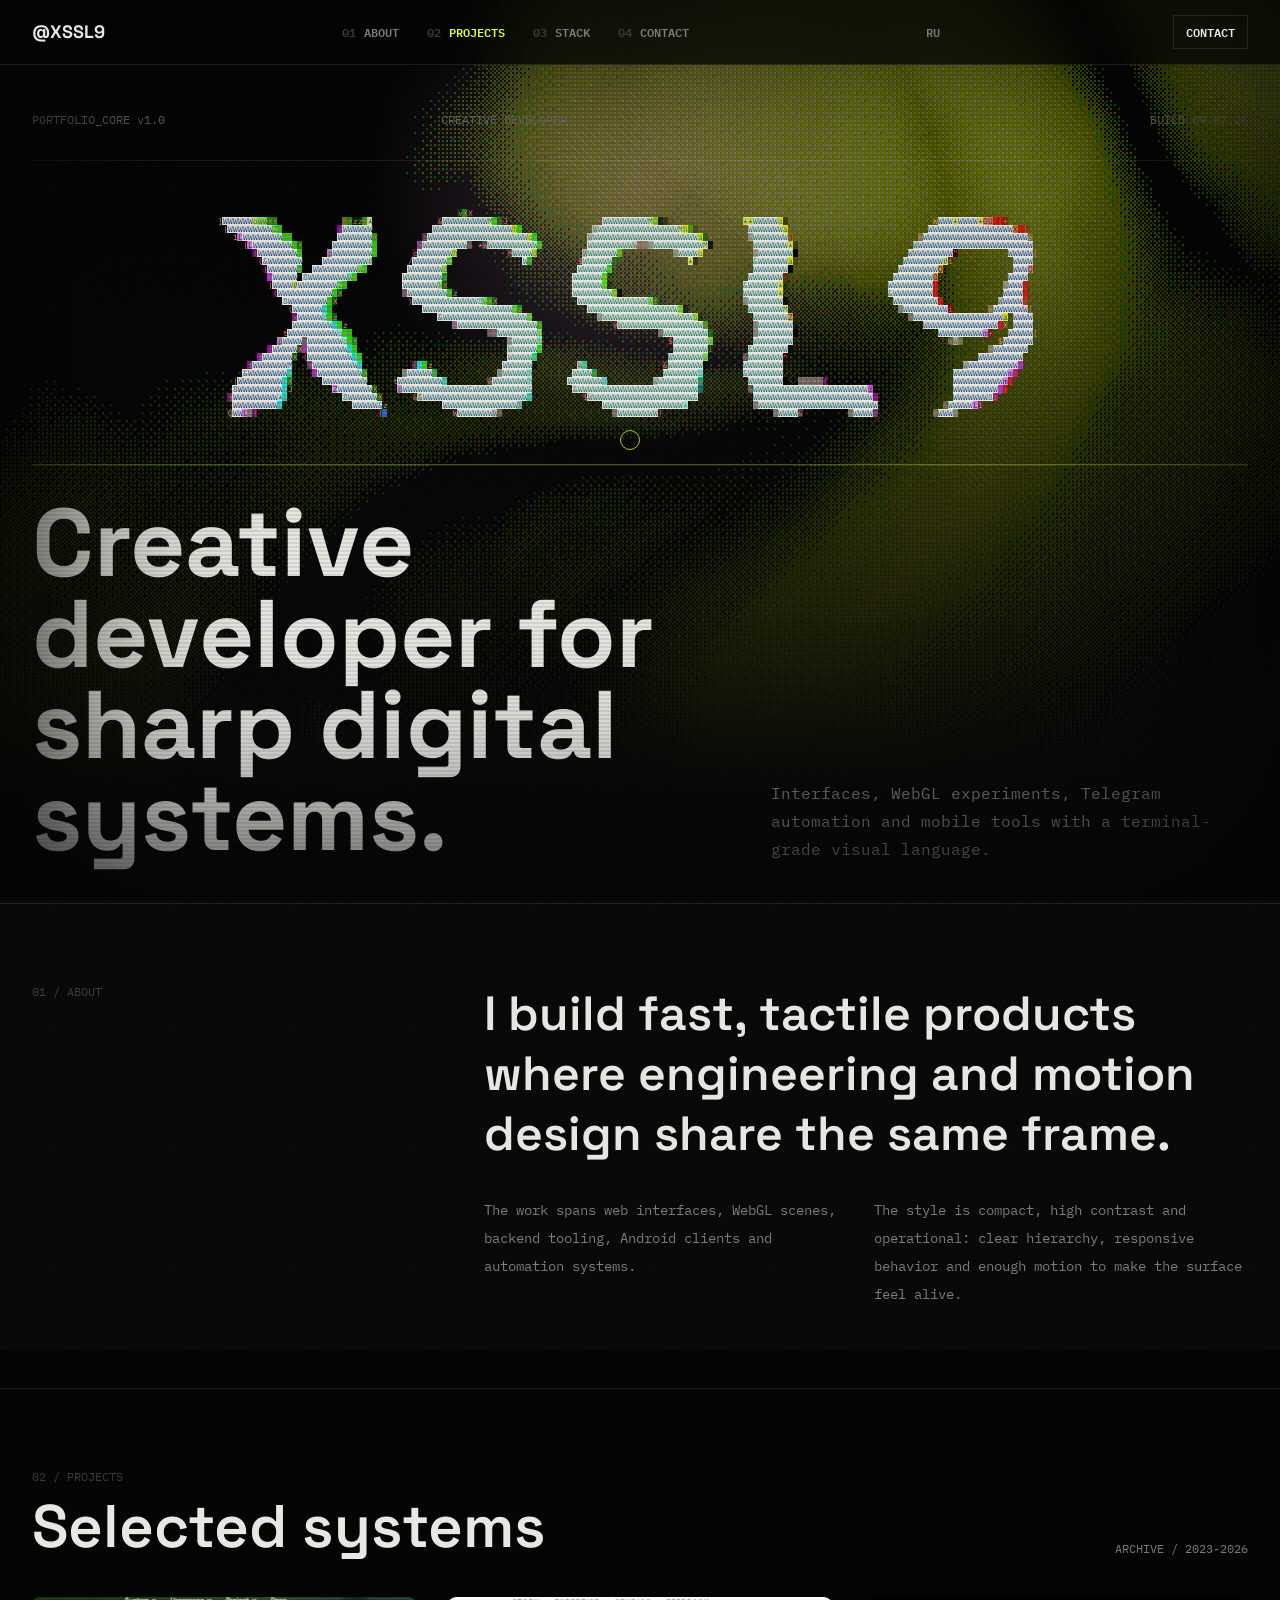
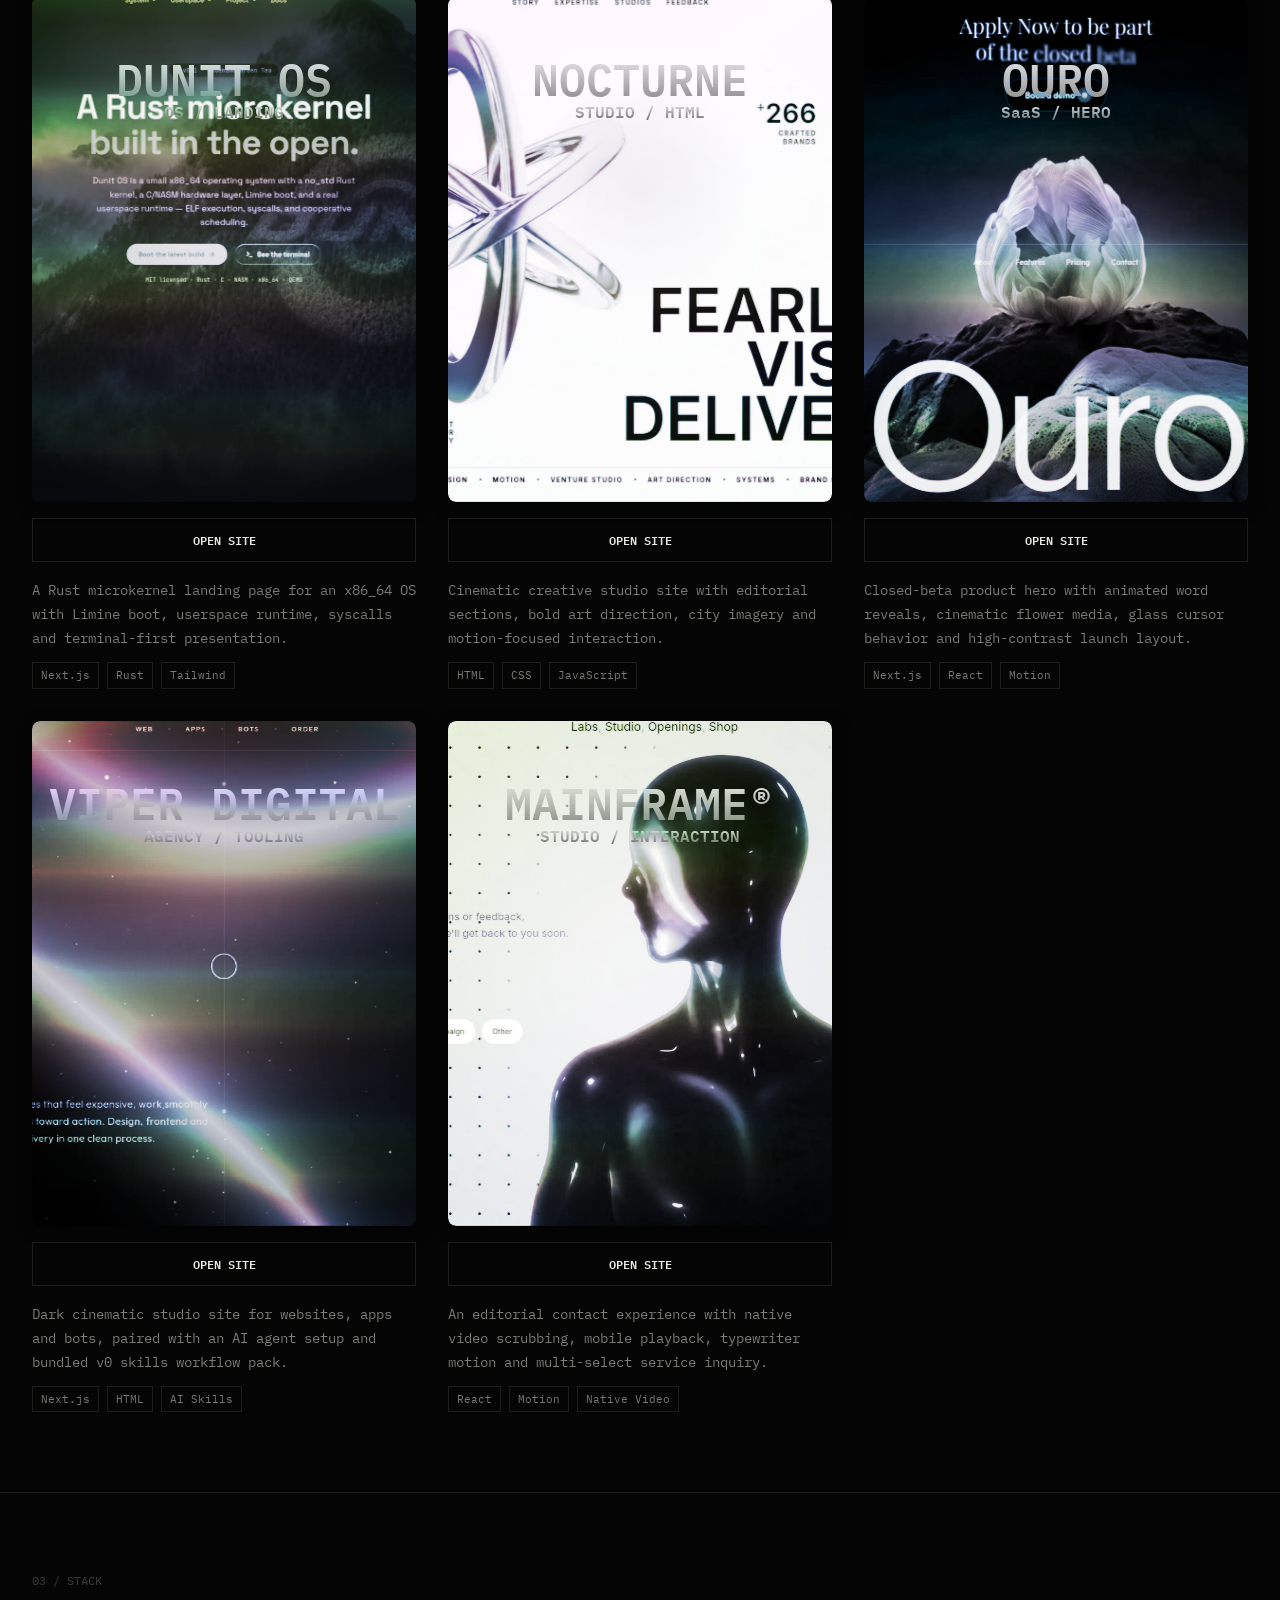
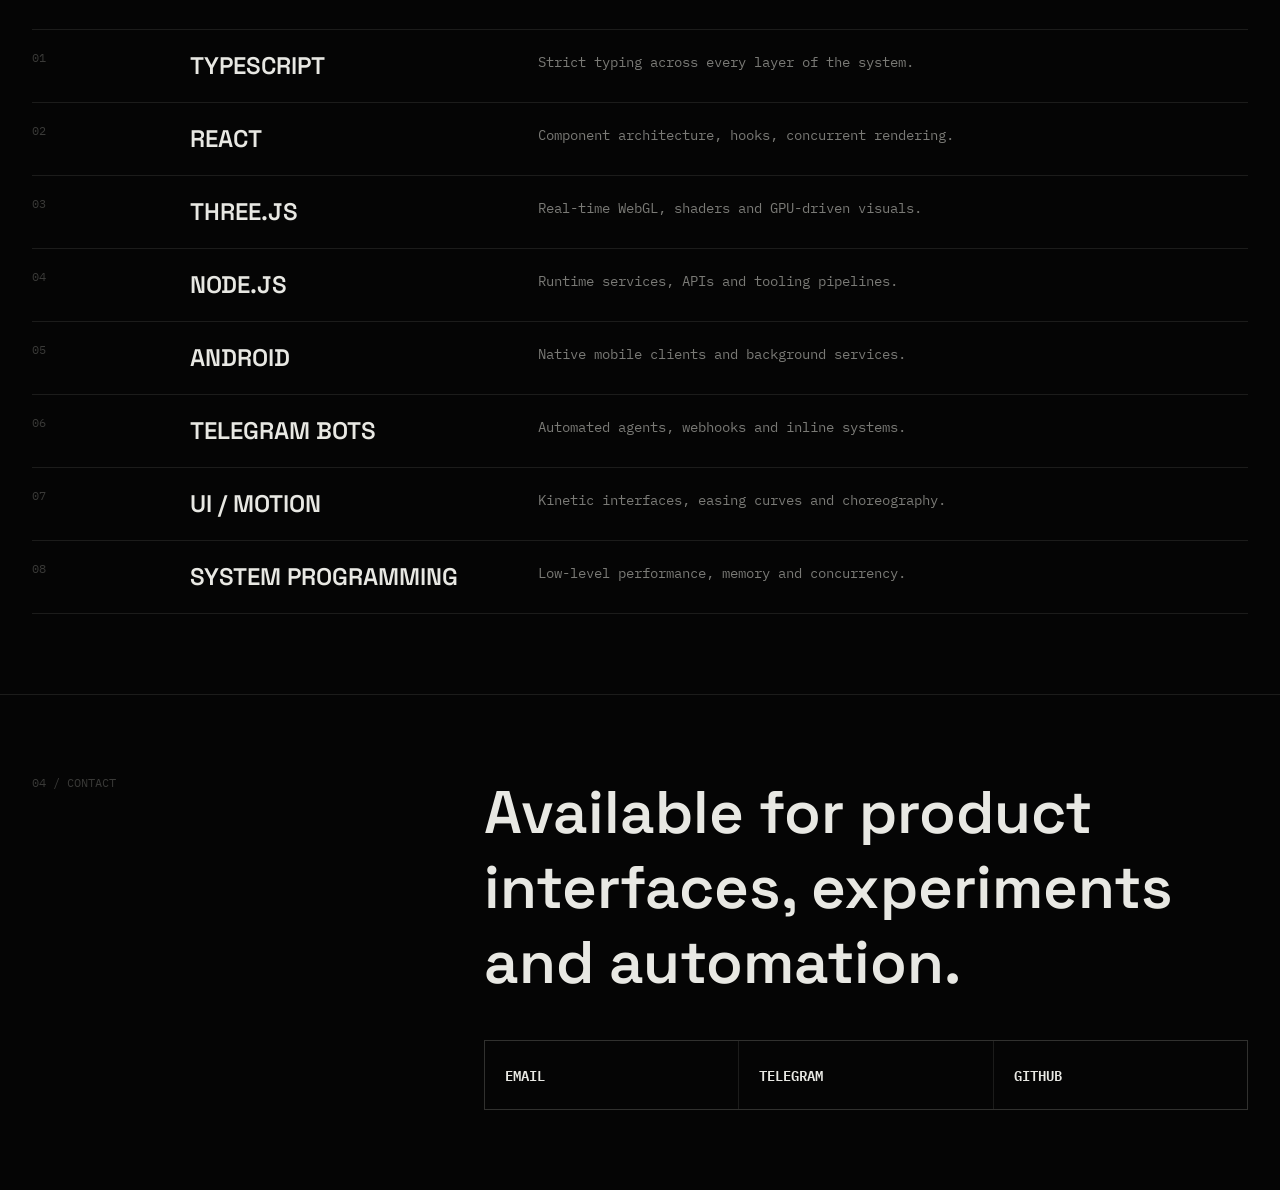
<file: index.html>
<!doctype html>
<html lang="en" class="bg-background">
  <head>
    <meta charset="UTF-8" />
    <meta name="viewport" content="width=device-width, initial-scale=1.0, maximum-scale=5.0" />
    <meta name="theme-color" content="#000000" />
    <meta
      name="description"
      content="@XSSL9 — Creative developer building digital systems, interfaces and experiments. An experimental terminal-grade portfolio."
    />
    <title>@XSSL9 / PORTFOLIO_CORE v1.0</title>
    <link rel="preconnect" href="https://fonts.googleapis.com" />
    <link rel="preconnect" href="https://fonts.gstatic.com" crossorigin />
    <link
      href="https://fonts.googleapis.com/css2?family=IBM+Plex+Mono:wght@400;500;600;700&family=Space+Grotesk:wght@400;500;600;700&display=swap"
      rel="stylesheet"
    />
    <script type="module" crossorigin src="/assets/index-C5qEWdBU.js"></script>
    <link rel="stylesheet" crossorigin href="/assets/index-DWpxTUKs.css">
  </head>
  <body>
    <div id="root"></div>
  </body>
</html>
</file>
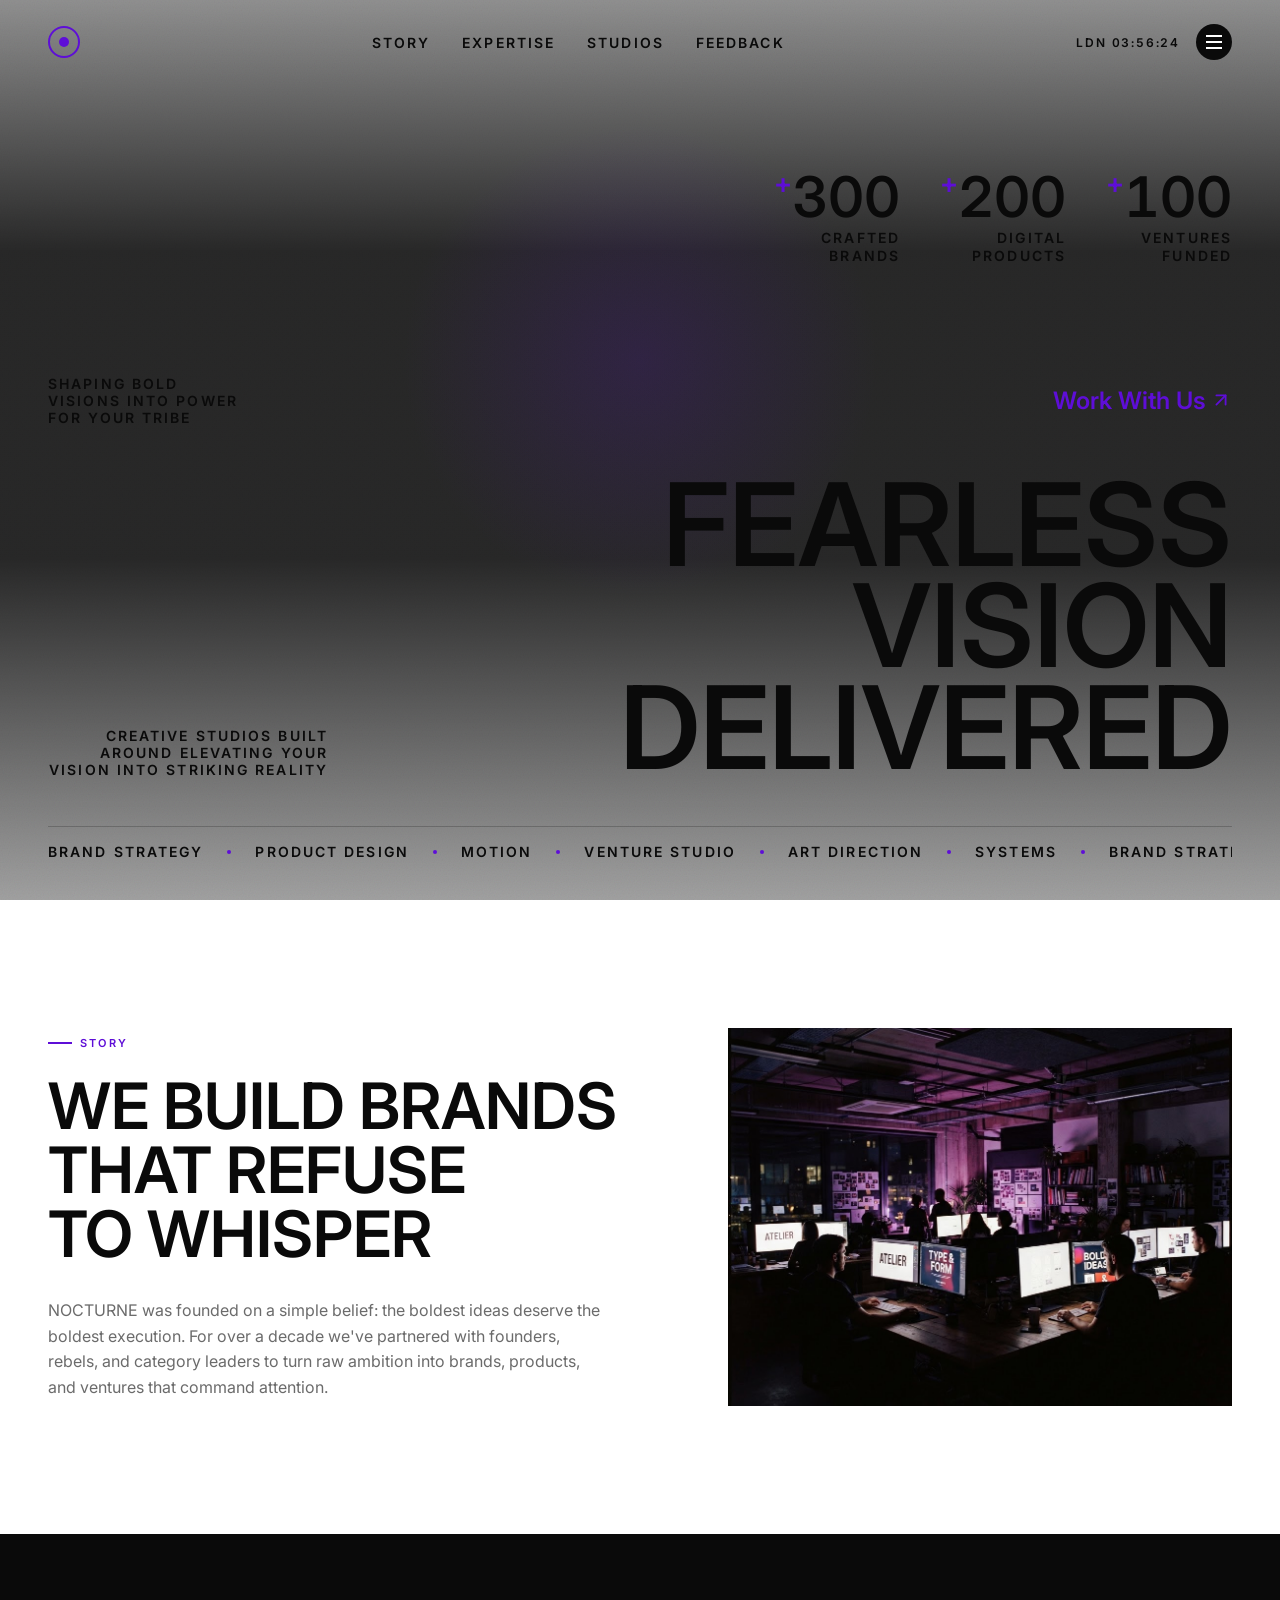
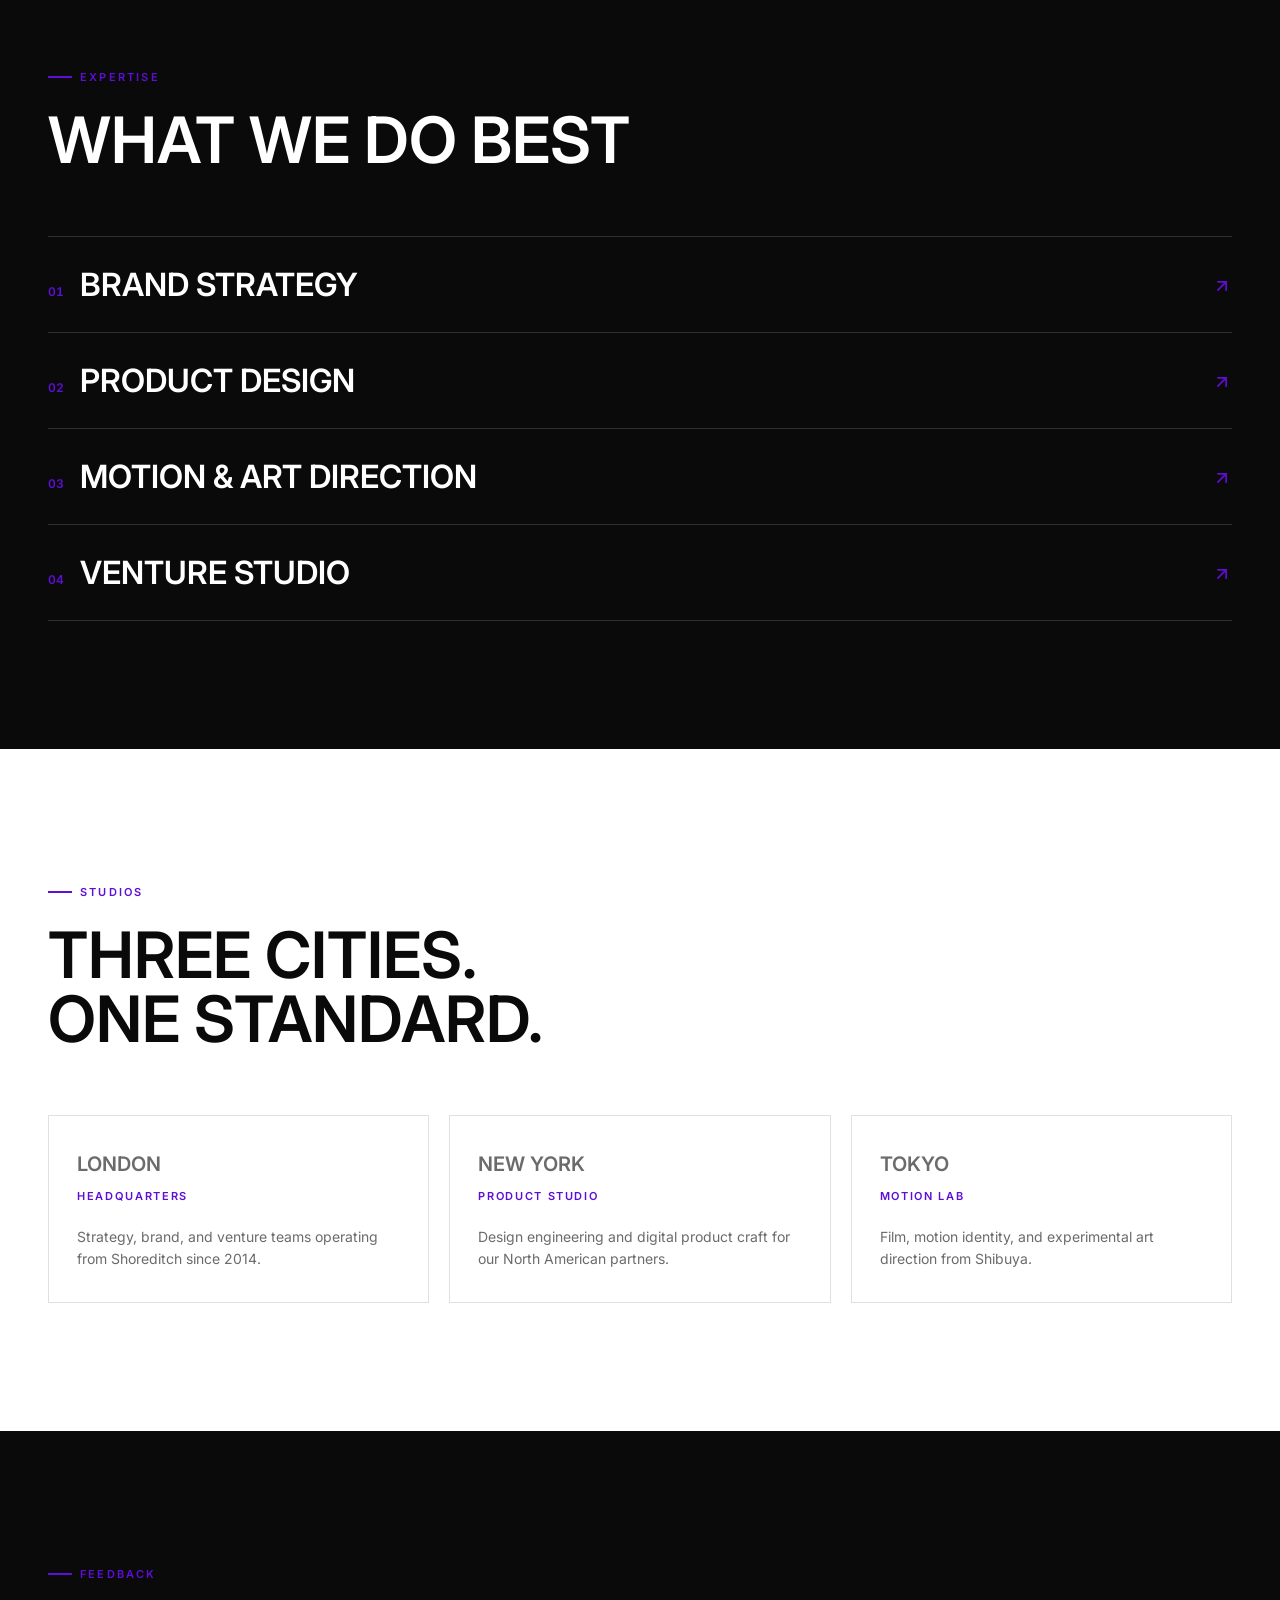
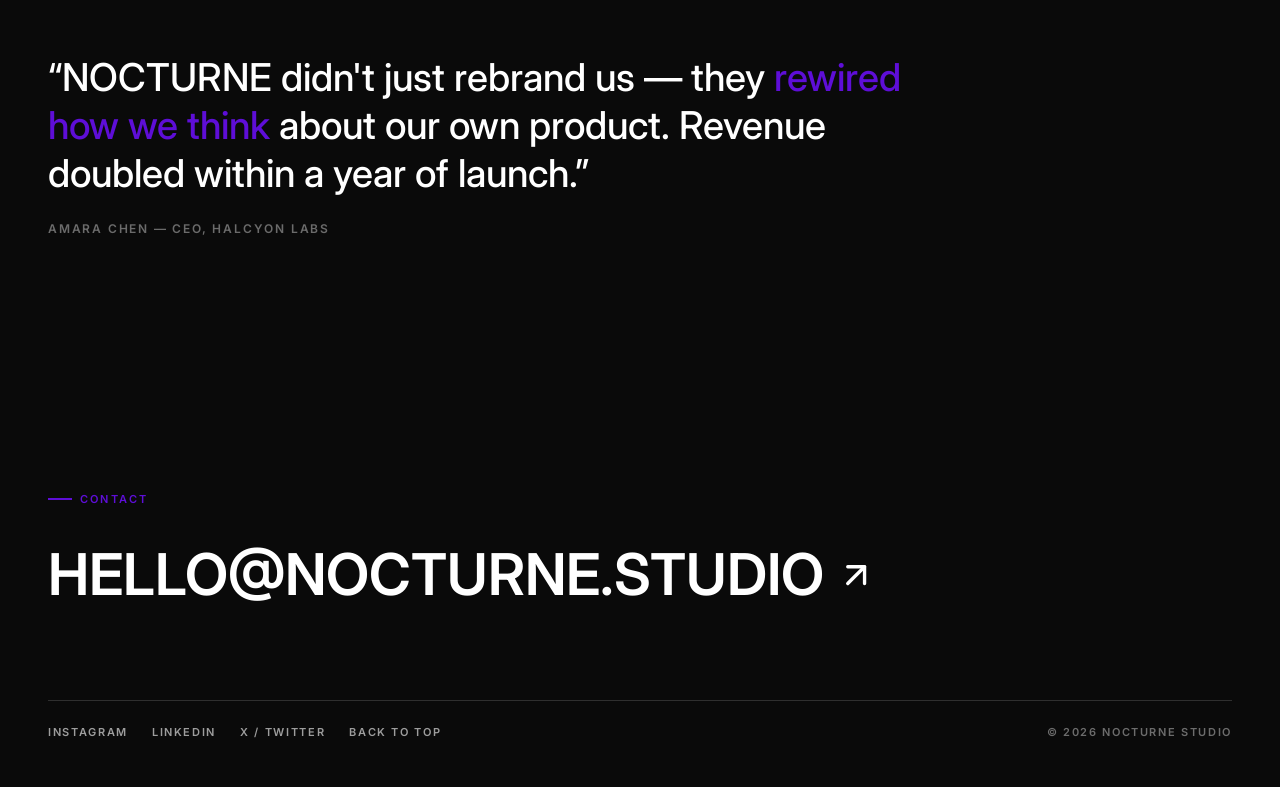
<file: showcase/nocturne/index.html>
<!DOCTYPE html>
<html lang="en" class="bg-black">
<head>
  <meta charset="UTF-8" />
  <meta name="viewport" content="width=device-width, initial-scale=1.0" />
  <title>NOCTURNE — Fearless Vision Delivered</title>
  <meta name="description" content="NOCTURNE is a creative studio shaping bold visions into power for your tribe." />
  <link rel="preconnect" href="https://fonts.googleapis.com" />
  <link rel="preconnect" href="https://fonts.gstatic.com" crossorigin />
  <link href="https://fonts.googleapis.com/css2?family=Inter:wght@400;500;600;700&display=swap" rel="stylesheet" />
  <style>
    :root {
      --accent: #5E0ED7;
      --black: #0a0a0a;
      --white: #ffffff;
      --gray: #6b6b6b;
    }

    * { margin: 0; padding: 0; box-sizing: border-box; }

    html { scroll-behavior: smooth; }

    body {
      font-family: 'Inter', system-ui, sans-serif;
      background: var(--black);
      color: var(--black);
      -webkit-font-smoothing: antialiased;
      overflow-x: hidden;
    }

    a { text-decoration: none; color: inherit; }

    button { font-family: inherit; border: none; background: none; cursor: pointer; }

    .label {
      font-size: 10px;
      font-weight: 600;
      text-transform: uppercase;
      letter-spacing: 0.15em;
    }
    @media (min-width: 640px) { .label { font-size: 12px; } }
    @media (min-width: 768px) { .label { font-size: 14px; } }

    /* ============ HERO ============ */
    .hero {
      position: relative;
      min-height: 100vh;
      min-height: 100svh;
      width: 100%;
      overflow: hidden;
      display: flex;
      flex-direction: column;
    }

    .hero video {
      position: absolute;
      inset: 0;
      width: 100%;
      height: 100%;
      object-fit: cover;
    }

    .hero .wash {
      position: absolute;
      inset: 0;
      pointer-events: none;
      background: linear-gradient(to bottom, rgba(255,255,255,0.55) 0%, rgba(255,255,255,0.12) 28%, rgba(255,255,255,0.12) 62%, rgba(255,255,255,0.62) 100%);
    }

    .hero .spotlight {
      position: absolute;
      inset: 0;
      pointer-events: none;
      display: none;
      background: radial-gradient(340px circle at var(--mx, 50%) var(--my, 40%), rgba(94,14,215,0.16), transparent 70%);
    }
    @media (min-width: 768px) { .hero .spotlight { display: block; } }

    .hero .grain {
      position: absolute;
      inset: 0;
      pointer-events: none;
      opacity: 0.12;
      mix-blend-mode: multiply;
      background-image: url("data:image/svg+xml,%3Csvg xmlns='http://www.w3.org/2000/svg' width='120' height='120'%3E%3Cfilter id='n'%3E%3CfeTurbulence type='fractalNoise' baseFrequency='0.85' numOctaves='2' stitchTiles='stitch'/%3E%3C/filter%3E%3Crect width='100%25' height='100%25' filter='url(%23n)'/%3E%3C/svg%3E");
    }

    .hero-content {
      position: relative;
      z-index: 10;
      display: flex;
      flex-direction: column;
      flex: 1;
      min-height: 100vh;
      min-height: 100svh;
    }

    /* ============ NAV ============ */
    .nav {
      display: flex;
      align-items: center;
      justify-content: space-between;
      padding: 20px 20px 0;
    }
    @media (min-width: 640px) { .nav { padding: 20px 32px 0; } }
    @media (min-width: 768px) { .nav { padding: 24px 48px 0; } }

    .logo {
      display: flex;
      align-items: center;
      justify-content: center;
      width: 32px;
      height: 32px;
      border: 2px solid var(--accent);
      border-radius: 50%;
      flex-shrink: 0;
    }
    .logo::after {
      content: "";
      width: 10px;
      height: 10px;
      border-radius: 50%;
      background: var(--accent);
    }

    .nav-links { display: none; align-items: center; gap: 32px; }
    @media (min-width: 768px) { .nav-links { display: flex; } }

    .nav-links a {
      font-size: 14px;
      font-weight: 600;
      text-transform: uppercase;
      letter-spacing: 0.15em;
      transition: opacity 0.2s;
    }
    .nav-links a:hover { opacity: 0.6; }

    .nav-right { display: flex; align-items: center; gap: 16px; }

    .clock {
      display: none;
      font-variant-numeric: tabular-nums;
      font-size: 12px;
      font-weight: 600;
      text-transform: uppercase;
      letter-spacing: 0.15em;
    }
    @media (min-width: 640px) { .clock { display: block; } }

    .burger {
      display: flex;
      flex-direction: column;
      align-items: center;
      justify-content: center;
      gap: 4px;
      width: 36px;
      height: 36px;
      border-radius: 50%;
      background: var(--black);
    }
    .burger span { display: block; width: 16px; height: 2px; background: var(--white); }

    /* ============ STATS ============ */
    .stats-zone {
      display: flex;
      flex: 1;
      align-items: center;
      justify-content: flex-end;
      padding: 32px 20px;
    }
    @media (min-width: 640px) { .stats-zone { padding: 32px 32px; } }
    @media (min-width: 768px) { .stats-zone { padding: 0 48px; } }

    .stats { display: flex; align-items: flex-start; gap: 20px; }
    @media (min-width: 640px) { .stats { gap: 32px; } }
    @media (min-width: 768px) { .stats { gap: 40px; } }

    .stat { text-align: right; }
    .stat .num {
      display: flex;
      align-items: flex-start;
      justify-content: flex-end;
      font-weight: 600;
      line-height: 1;
      font-size: clamp(1.5rem, 5vw, 3.5rem);
      font-variant-numeric: tabular-nums;
    }
    .stat .num .plus { color: var(--accent); font-size: 0.5em; }
    .stat p { margin-top: 4px; white-space: pre-line; line-height: 1.3; }

    /* ============ BOTTOM ============ */
    .bottom {
      display: flex;
      flex-direction: column;
      gap: 24px;
      padding: 0 20px 24px;
    }
    @media (min-width: 640px) { .bottom { padding: 0 32px 24px; } }
    @media (min-width: 768px) { .bottom { gap: 48px; padding: 0 48px 40px; } }

    .row-a {
      display: flex;
      align-items: center;
      justify-content: space-between;
      gap: 16px;
    }
    .row-a .tagline { max-width: 130px; }
    @media (min-width: 640px) { .row-a .tagline { max-width: 160px; } }
    @media (min-width: 768px) { .row-a .tagline { max-width: 320px; } }

    .cta {
      display: inline-flex;
      align-items: center;
      gap: 4px;
      white-space: nowrap;
      font-size: 16px;
      font-weight: 600;
      color: var(--accent);
      transition: opacity 0.2s;
    }
    .cta:hover { opacity: 0.7; }
    @media (min-width: 640px) { .cta { font-size: 20px; } }
    @media (min-width: 768px) { .cta { font-size: 24px; } }
    .cta svg { width: 18px; height: 18px; }
    @media (min-width: 640px) { .cta svg { width: 22px; height: 22px; } }

    .row-b {
      display: flex;
      align-items: flex-end;
      justify-content: space-between;
      gap: 12px;
    }
    .row-b .desc {
      width: 120px;
      flex-shrink: 0;
      text-align: left;
    }
    @media (min-width: 640px) { .row-b .desc { width: 180px; } }
    @media (min-width: 768px) { .row-b .desc { width: 280px; text-align: right; } }

    h1 {
      text-align: right;
      font-weight: 600;
      text-transform: uppercase;
      font-size: clamp(2rem, 9vw, 9rem);
      line-height: 0.88;
    }
    h1 .word-mask { display: block; overflow: hidden; }
    h1 .word {
      display: block;
      transform: translateY(110%);
      animation: rise 0.7s cubic-bezier(0.22, 1, 0.36, 1) forwards;
    }
    h1 .word-mask:nth-child(1) .word { animation-delay: 0.4s; }
    h1 .word-mask:nth-child(2) .word { animation-delay: 0.54s; }
    h1 .word-mask:nth-child(3) .word { animation-delay: 0.68s; }

    @keyframes rise { to { transform: translateY(0); } }

    /* ============ MARQUEE ============ */
    .marquee {
      overflow: hidden;
      border-top: 1px solid rgba(0,0,0,0.2);
      padding-top: 16px;
      min-width: 0;
      max-width: 100%;
    }
    .row-b h1 { min-width: 0; }
    .marquee-track {
      display: flex;
      width: max-content;
      align-items: center;
      gap: 24px;
      animation: marquee 22s linear infinite;
    }
    .marquee-track a {
      display: inline-flex;
      align-items: center;
      gap: 24px;
      transition: color 0.2s;
    }
    .marquee-track a:hover { color: var(--accent); }
    .marquee-track .dot {
      width: 4px;
      height: 4px;
      border-radius: 50%;
      background: var(--accent);
    }
    @keyframes marquee { to { transform: translateX(-33.333%); } }

    /* ============ ENTRANCE ANIMATIONS ============ */
    .fade-down, .fade-up {
      opacity: 0;
      animation: fadeIn 0.6s cubic-bezier(0.22, 1, 0.36, 1) forwards;
      animation-delay: calc(var(--i, 0) * 0.1s);
    }
    .fade-down { transform: translateY(-20px); }
    .fade-up { transform: translateY(32px); }
    @keyframes fadeIn { to { opacity: 1; transform: translateY(0); } }

    /* ============ MENU OVERLAY ============ */
    .menu-overlay {
      position: fixed;
      inset: 0;
      z-index: 50;
      display: flex;
      flex-direction: column;
      background: var(--white);
      padding: 20px 20px 32px;
      opacity: 0;
      visibility: hidden;
      transition: opacity 0.3s, visibility 0.3s;
    }
    @media (min-width: 640px) { .menu-overlay { padding: 20px 32px 32px; } }
    .menu-overlay.open { opacity: 1; visibility: visible; }

    .menu-head { display: flex; align-items: center; justify-content: space-between; }

    .close-btn {
      display: flex;
      align-items: center;
      justify-content: center;
      width: 36px;
      height: 36px;
      border-radius: 50%;
      background: var(--black);
      color: var(--white);
      font-size: 16px;
      line-height: 1;
    }

    .menu-links { display: flex; flex-direction: column; gap: 32px; margin-top: 64px; }
    .menu-links a {
      font-size: 30px;
      font-weight: 600;
      text-transform: uppercase;
      letter-spacing: 0.15em;
      opacity: 0;
      transform: translateX(-16px);
      transition: opacity 0.4s cubic-bezier(0.22,1,0.36,1), transform 0.4s cubic-bezier(0.22,1,0.36,1), color 0.2s;
    }
    .menu-links a:hover { color: var(--accent); }
    .menu-overlay.open .menu-links a { opacity: 1; transform: translateX(0); }
    .menu-overlay.open .menu-links a:nth-child(1) { transition-delay: 0.05s; }
    .menu-overlay.open .menu-links a:nth-child(2) { transition-delay: 0.11s; }
    .menu-overlay.open .menu-links a:nth-child(3) { transition-delay: 0.17s; }
    .menu-overlay.open .menu-links a:nth-child(4) { transition-delay: 0.23s; }

    .menu-cta {
      margin-top: auto;
      display: inline-flex;
      align-items: center;
      gap: 8px;
      font-size: 20px;
      font-weight: 600;
      text-transform: uppercase;
      letter-spacing: 0.15em;
      color: var(--accent);
    }

    /* ============ SECTIONS ============ */
    .section {
      background: var(--white);
      color: var(--black);
      padding: 96px 20px;
    }
    @media (min-width: 640px) { .section { padding: 112px 32px; } }
    @media (min-width: 768px) { .section { padding: 128px 48px; } }
    .section.dark { background: var(--black); color: var(--white); }

    .section-inner { max-width: 1200px; margin: 0 auto; }

    .kicker {
      display: inline-flex;
      align-items: center;
      gap: 8px;
      font-size: 11px;
      font-weight: 600;
      text-transform: uppercase;
      letter-spacing: 0.2em;
      color: var(--accent);
      margin-bottom: 24px;
    }
    .kicker::before {
      content: "";
      width: 24px;
      height: 2px;
      background: var(--accent);
    }

    .section h2 {
      font-size: clamp(1.8rem, 5vw, 4rem);
      font-weight: 600;
      text-transform: uppercase;
      line-height: 1;
      margin-bottom: 32px;
      max-width: 800px;
      text-wrap: balance;
    }

    .section .lede {
      font-size: 16px;
      line-height: 1.6;
      max-width: 560px;
      color: var(--gray);
    }
    .section.dark .lede { color: rgba(255,255,255,0.6); }

    /* Expertise grid */
    .grid {
      display: flex;
      flex-direction: column;
      margin-top: 64px;
      border-top: 1px solid rgba(255,255,255,0.15);
    }
    .grid-item {
      display: flex;
      align-items: baseline;
      justify-content: space-between;
      gap: 16px;
      padding: 28px 0;
      border-bottom: 1px solid rgba(255,255,255,0.15);
      transition: padding-left 0.3s cubic-bezier(0.22,1,0.36,1);
    }
    .grid-item:hover { padding-left: 16px; }
    .grid-item .idx {
      font-size: 12px;
      font-weight: 600;
      color: var(--accent);
      font-variant-numeric: tabular-nums;
    }
    .grid-item .name {
      flex: 1;
      font-size: clamp(1.2rem, 3vw, 2rem);
      font-weight: 600;
      text-transform: uppercase;
    }
    .grid-item .arrow { color: var(--accent); flex-shrink: 0; }
    .grid-item .arrow svg { width: 20px; height: 20px; transition: transform 0.3s; }
    .grid-item:hover .arrow svg { transform: translate(3px, -3px); }

    /* Studios cards */
    .cards {
      display: grid;
      grid-template-columns: 1fr;
      gap: 20px;
      margin-top: 64px;
    }
    @media (min-width: 768px) { .cards { grid-template-columns: repeat(3, 1fr); } }
    .card {
      display: block;
      border: 1px solid rgba(0,0,0,0.12);
      padding: 32px 28px;
      transition: border-color 0.25s, transform 0.25s;
    }
    .card:hover { border-color: var(--accent); transform: translateY(-4px); }
    .card .city {
      font-size: 20px;
      font-weight: 600;
      text-transform: uppercase;
      margin-bottom: 8px;
    }
    .card .role {
      font-size: 11px;
      font-weight: 600;
      text-transform: uppercase;
      letter-spacing: 0.15em;
      color: var(--accent);
      margin-bottom: 20px;
    }
    .card p { font-size: 14px; line-height: 1.6; color: var(--gray); }

    /* Feedback */
    blockquote {
      font-size: clamp(1.3rem, 3.5vw, 2.4rem);
      font-weight: 500;
      line-height: 1.25;
      max-width: 880px;
      margin: 48px 0 24px;
      text-wrap: pretty;
    }
    blockquote em { color: var(--accent); font-style: normal; }
    .quote-author {
      font-size: 12px;
      font-weight: 600;
      text-transform: uppercase;
      letter-spacing: 0.15em;
      color: var(--gray);
    }

    /* Contact / footer */
    .footer {
      background: var(--black);
      color: var(--white);
      padding: 96px 20px 40px;
    }
    @media (min-width: 640px) { .footer { padding: 112px 32px 40px; } }
    @media (min-width: 768px) { .footer { padding: 128px 48px 48px; } }

    .footer-inner { max-width: 1200px; margin: 0 auto; }

    .footer .kicker { display: flex; }
    .footer .big-link {
      display: inline-flex;
      margin-top: 16px;
      align-items: center;
      gap: 12px;
      max-width: 100%;
      font-size: clamp(1.4rem, 4.5vw, 4rem);
      font-weight: 600;
      text-transform: uppercase;
      line-height: 1;
      color: var(--white);
      word-break: break-all;
      transition: color 0.25s;
    }
    .footer .big-link:hover { color: var(--accent); }
    .footer .big-link svg { width: 0.7em; height: 0.7em; flex-shrink: 0; }

    .footer-meta {
      display: flex;
      flex-wrap: wrap;
      align-items: center;
      justify-content: space-between;
      gap: 24px;
      margin-top: 96px;
      padding-top: 24px;
      border-top: 1px solid rgba(255,255,255,0.15);
    }
    .footer-meta .links { display: flex; flex-wrap: wrap; gap: 24px; }
    .footer-meta a {
      font-size: 11px;
      font-weight: 600;
      text-transform: uppercase;
      letter-spacing: 0.15em;
      color: rgba(255,255,255,0.6);
      transition: color 0.2s;
    }
    .footer-meta a:hover { color: var(--white); }
    .footer-meta .copy {
      font-size: 11px;
      font-weight: 600;
      text-transform: uppercase;
      letter-spacing: 0.15em;
      color: rgba(255,255,255,0.4);
    }

    /* ============ SECTION IMAGES ============ */
    .section-media {
      display: grid;
      grid-template-columns: 1fr;
      gap: 48px;
      align-items: start;
    }
    @media (min-width: 900px) {
      .section-media { grid-template-columns: 1.1fr 0.9fr; gap: 64px; }
    }
    .section-media figure {
      margin: 0;
      overflow: hidden;
    }
    .section-media img {
      display: block;
      width: 100%;
      height: auto;
      aspect-ratio: 4 / 3;
      object-fit: cover;
      transition: transform 0.6s cubic-bezier(0.22,1,0.36,1);
    }
    .section-media figure:hover img { transform: scale(1.04); }

    .card .card-img {
      display: block;
      width: calc(100% + 56px);
      margin: -32px -28px 24px;
      aspect-ratio: 16 / 10;
      object-fit: cover;
      filter: grayscale(30%);
      transition: filter 0.3s;
    }
    .card:hover .card-img { filter: grayscale(0%); }

    .quote-wrap {
      display: flex;
      flex-direction: column;
      gap: 32px;
    }
    @media (min-width: 900px) {
      .quote-wrap { flex-direction: row; align-items: center; gap: 64px; }
    }
    .quote-wrap .avatar {
      width: 180px;
      height: 220px;
      object-fit: cover;
      flex-shrink: 0;
    }
    @media (min-width: 900px) { .quote-wrap .avatar { width: 240px; height: 300px; } }

    /* Reveal on scroll */
    .reveal {
      opacity: 0;
      transform: translateY(28px);
      transition: opacity 0.7s cubic-bezier(0.22,1,0.36,1), transform 0.7s cubic-bezier(0.22,1,0.36,1);
    }
    .reveal.in { opacity: 1; transform: translateY(0); }

    @media (prefers-reduced-motion: reduce) {
      *, *::before, *::after { animation: none !important; transition: none !important; }
      .fade-down, .fade-up, .reveal, h1 .word { opacity: 1; transform: none; }
    }
  </style>
</head>
<body>

  <!-- ============ HERO ============ -->
  <header class="hero" id="top">
    <video autoplay loop muted playsinline aria-hidden="true"
      src="https://d8j0ntlcm91z4.cloudfront.net/user_38xzZboKViGWJOttwIXH07lWA1P/hf_20260517_222138_3e3205be-3364-417b-a64a-bfe087acbec4.mp4"></video>
    <div class="wash" aria-hidden="true"></div>
    <div class="spotlight" id="spotlight" aria-hidden="true"></div>
    <div class="grain" aria-hidden="true"></div>

    <div class="hero-content">
      <!-- NAV -->
      <nav class="nav" aria-label="Main navigation">
        <a href="#top" class="fade-down" style="--i:0" aria-label="NOCTURNE home">
          <span class="logo"></span>
        </a>

        <div class="nav-links">
          <a href="#story" class="fade-down" style="--i:1">Story</a>
          <a href="#expertise" class="fade-down" style="--i:2">Expertise</a>
          <a href="#studios" class="fade-down" style="--i:3">Studios</a>
          <a href="#feedback" class="fade-down" style="--i:4">Feedback</a>
        </div>

        <div class="nav-right fade-down" style="--i:5">
          <span class="clock" id="clock">&nbsp;</span>
          <button type="button" class="burger" id="open-menu" aria-label="Open menu" aria-expanded="false" aria-controls="menu">
            <span></span><span></span><span></span>
          </button>
        </div>
      </nav>

      <!-- STATS -->
      <div class="stats-zone">
        <div class="stats">
          <div class="stat fade-up" style="--i:2">
            <div class="num"><span class="plus">+</span><span class="count" data-target="300">0</span></div>
            <p class="label">CRAFTED&#10;BRANDS</p>
          </div>
          <div class="stat fade-up" style="--i:3">
            <div class="num"><span class="plus">+</span><span class="count" data-target="200">0</span></div>
            <p class="label">DIGITAL&#10;PRODUCTS</p>
          </div>
          <div class="stat fade-up" style="--i:4">
            <div class="num"><span class="plus">+</span><span class="count" data-target="100">0</span></div>
            <p class="label">VENTURES&#10;FUNDED</p>
          </div>
        </div>
      </div>

      <!-- BOTTOM -->
      <div class="bottom">
        <div class="row-a">
          <p class="label tagline fade-up" style="--i:5">Shaping Bold<br />Visions Into Power<br />For Your Tribe</p>
          <a href="#contact" class="cta fade-up" style="--i:6">
            Work With Us
            <svg viewBox="0 0 24 24" fill="none" stroke="currentColor" stroke-width="2" stroke-linecap="round" stroke-linejoin="round" aria-hidden="true"><path d="M7 17 17 7"/><path d="M7 7h10v10"/></svg>
          </a>
        </div>

        <div class="row-b">
          <p class="label desc fade-up" style="--i:7">Creative Studios Built Around Elevating Your Vision Into Striking Reality</p>
          <h1 aria-label="Fearless Vision Delivered">
            <span class="word-mask"><span class="word">Fearless</span></span>
            <span class="word-mask"><span class="word">Vision</span></span>
            <span class="word-mask"><span class="word">Delivered</span></span>
          </h1>
        </div>

        <!-- MARQUEE -->
        <div class="marquee fade-up" style="--i:8">
          <div class="marquee-track">
            <!-- 3 copies for seamless loop -->
            <a href="#expertise" class="label">BRAND STRATEGY <span class="dot"></span></a>
            <a href="#expertise" class="label">PRODUCT DESIGN <span class="dot"></span></a>
            <a href="#expertise" class="label">MOTION <span class="dot"></span></a>
            <a href="#expertise" class="label">VENTURE STUDIO <span class="dot"></span></a>
            <a href="#expertise" class="label">ART DIRECTION <span class="dot"></span></a>
            <a href="#expertise" class="label">SYSTEMS <span class="dot"></span></a>
            <a href="#expertise" class="label" aria-hidden="true" tabindex="-1">BRAND STRATEGY <span class="dot"></span></a>
            <a href="#expertise" class="label" aria-hidden="true" tabindex="-1">PRODUCT DESIGN <span class="dot"></span></a>
            <a href="#expertise" class="label" aria-hidden="true" tabindex="-1">MOTION <span class="dot"></span></a>
            <a href="#expertise" class="label" aria-hidden="true" tabindex="-1">VENTURE STUDIO <span class="dot"></span></a>
            <a href="#expertise" class="label" aria-hidden="true" tabindex="-1">ART DIRECTION <span class="dot"></span></a>
            <a href="#expertise" class="label" aria-hidden="true" tabindex="-1">SYSTEMS <span class="dot"></span></a>
            <a href="#expertise" class="label" aria-hidden="true" tabindex="-1">BRAND STRATEGY <span class="dot"></span></a>
            <a href="#expertise" class="label" aria-hidden="true" tabindex="-1">PRODUCT DESIGN <span class="dot"></span></a>
            <a href="#expertise" class="label" aria-hidden="true" tabindex="-1">MOTION <span class="dot"></span></a>
            <a href="#expertise" class="label" aria-hidden="true" tabindex="-1">VENTURE STUDIO <span class="dot"></span></a>
            <a href="#expertise" class="label" aria-hidden="true" tabindex="-1">ART DIRECTION <span class="dot"></span></a>
            <a href="#expertise" class="label" aria-hidden="true" tabindex="-1">SYSTEMS <span class="dot"></span></a>
          </div>
        </div>
      </div>
    </div>
  </header>

  <!-- ============ MENU OVERLAY ============ -->
  <div class="menu-overlay" id="menu" role="dialog" aria-modal="true" aria-label="Menu">
    <div class="menu-head">
      <span class="logo"></span>
      <button type="button" class="close-btn" id="close-menu" aria-label="Close menu">&#10005;</button>
    </div>
    <nav class="menu-links" aria-label="Menu navigation">
      <a href="#story">Story</a>
      <a href="#expertise">Expertise</a>
      <a href="#studios">Studios</a>
      <a href="#feedback">Feedback</a>
    </nav>
    <a href="#contact" class="menu-cta">
      Work With Us
      <svg viewBox="0 0 24 24" width="20" height="20" fill="none" stroke="currentColor" stroke-width="2" stroke-linecap="round" stroke-linejoin="round" aria-hidden="true"><path d="M7 17 17 7"/><path d="M7 7h10v10"/></svg>
    </a>
  </div>

  <main>
    <!-- ============ STORY ============ -->
    <section class="section" id="story">
      <div class="section-inner section-media">
        <div>
          <p class="kicker reveal">Story</p>
          <h2 class="reveal">We build brands that refuse to whisper</h2>
          <p class="lede reveal">
            NOCTURNE was founded on a simple belief: the boldest ideas deserve the boldest execution.
            For over a decade we&apos;ve partnered with founders, rebels, and category leaders to turn
            raw ambition into brands, products, and ventures that command attention.
          </p>
        </div>
        <figure class="reveal">
          <img src="images/story.png" alt="The NOCTURNE studio team working late at night under purple accent lighting" loading="lazy" />
        </figure>
      </div>
    </section>

    <!-- ============ EXPERTISE ============ -->
    <section class="section dark" id="expertise">
      <div class="section-inner">
        <p class="kicker reveal">Expertise</p>
        <h2 class="reveal">What we do best</h2>
        <div class="grid reveal">
          <a href="#contact" class="grid-item">
            <span class="idx">01</span>
            <span class="name">Brand Strategy</span>
            <span class="arrow"><svg viewBox="0 0 24 24" fill="none" stroke="currentColor" stroke-width="2" stroke-linecap="round" stroke-linejoin="round" aria-hidden="true"><path d="M7 17 17 7"/><path d="M7 7h10v10"/></svg></span>
          </a>
          <a href="#contact" class="grid-item">
            <span class="idx">02</span>
            <span class="name">Product Design</span>
            <span class="arrow"><svg viewBox="0 0 24 24" fill="none" stroke="currentColor" stroke-width="2" stroke-linecap="round" stroke-linejoin="round" aria-hidden="true"><path d="M7 17 17 7"/><path d="M7 7h10v10"/></svg></span>
          </a>
          <a href="#contact" class="grid-item">
            <span class="idx">03</span>
            <span class="name">Motion &amp; Art Direction</span>
            <span class="arrow"><svg viewBox="0 0 24 24" fill="none" stroke="currentColor" stroke-width="2" stroke-linecap="round" stroke-linejoin="round" aria-hidden="true"><path d="M7 17 17 7"/><path d="M7 7h10v10"/></svg></span>
          </a>
          <a href="#contact" class="grid-item">
            <span class="idx">04</span>
            <span class="name">Venture Studio</span>
            <span class="arrow"><svg viewBox="0 0 24 24" fill="none" stroke="currentColor" stroke-width="2" stroke-linecap="round" stroke-linejoin="round" aria-hidden="true"><path d="M7 17 17 7"/><path d="M7 7h10v10"/></svg></span>
          </a>
        </div>
      </div>
    </section>

    <!-- ============ STUDIOS ============ -->
    <section class="section" id="studios">
      <div class="section-inner">
        <p class="kicker reveal">Studios</p>
        <h2 class="reveal">Three cities. One standard.</h2>
        <div class="cards reveal">
          <a href="#contact" class="card">
            <p class="city">London</p>
            <p class="role">Headquarters</p>
            <p>Strategy, brand, and venture teams operating from Shoreditch since 2014.</p>
          </a>
          <a href="#contact" class="card">
            <p class="city">New York</p>
            <p class="role">Product Studio</p>
            <p>Design engineering and digital product craft for our North American partners.</p>
          </a>
          <a href="#contact" class="card">
            <p class="city">Tokyo</p>
            <p class="role">Motion Lab</p>
            <p>Film, motion identity, and experimental art direction from Shibuya.</p>
          </a>
        </div>
      </div>
    </section>

    <!-- ============ FEEDBACK ============ -->
    <section class="section dark" id="feedback">
      <div class="section-inner">
        <p class="kicker reveal">Feedback</p>
        <blockquote class="reveal">
          &ldquo;NOCTURNE didn&apos;t just rebrand us &mdash; they <em>rewired how we think</em> about
          our own product. Revenue doubled within a year of launch.&rdquo;
        </blockquote>
        <p class="quote-author reveal">Amara Chen &mdash; CEO, Halcyon Labs</p>
      </div>
    </section>
  </main>

  <!-- ============ CONTACT / FOOTER ============ -->
  <footer class="footer" id="contact">
    <div class="footer-inner">
      <p class="kicker reveal">Contact</p>
      <a href="mailto:hello@nocturne.studio" class="big-link reveal">
        hello@nocturne.studio
        <svg viewBox="0 0 24 24" fill="none" stroke="currentColor" stroke-width="2" stroke-linecap="round" stroke-linejoin="round" aria-hidden="true"><path d="M7 17 17 7"/><path d="M7 7h10v10"/></svg>
      </a>

      <div class="footer-meta">
        <div class="links">
          <a href="https://www.instagram.com" target="_blank" rel="noopener noreferrer">Instagram</a>
          <a href="https://www.linkedin.com" target="_blank" rel="noopener noreferrer">LinkedIn</a>
          <a href="https://x.com" target="_blank" rel="noopener noreferrer">X / Twitter</a>
          <a href="#top">Back to top</a>
        </div>
        <p class="copy">&copy; 2026 NOCTURNE Studio</p>
      </div>
    </div>
  </footer>

  <script>
    // Live London clock
    (function () {
      var el = document.getElementById("clock");
      function update() {
        el.textContent = "LDN " + new Intl.DateTimeFormat("en-GB", {
          hour: "2-digit", minute: "2-digit", second: "2-digit",
          hour12: false, timeZone: "Europe/London"
        }).format(new Date());
      }
      update();
      setInterval(update, 1000);
    })();

    // Animated counters
    (function () {
      var counters = document.querySelectorAll(".count");
      counters.forEach(function (el, i) {
        var target = parseInt(el.dataset.target, 10);
        var duration = 1200;
        var delay = 500 + i * 120;
        var start = null;
        function tick(now) {
          if (!start) start = now;
          var progress = Math.min((now - start) / duration, 1);
          var eased = 1 - Math.pow(1 - progress, 3);
          el.textContent = Math.round(target * eased);
          if (progress < 1) requestAnimationFrame(tick);
        }
        setTimeout(function () { requestAnimationFrame(tick); }, delay);
      });
    })();

    // Cursor spotlight
    (function () {
      var spotlight = document.getElementById("spotlight");
      document.querySelector(".hero").addEventListener("pointermove", function (e) {
        spotlight.style.setProperty("--mx", e.clientX + "px");
        spotlight.style.setProperty("--my", e.clientY + "px");
      });
    })();

    // Menu overlay
    (function () {
      var menu = document.getElementById("menu");
      var openBtn = document.getElementById("open-menu");
      var closeBtn = document.getElementById("close-menu");

      function open() {
        menu.classList.add("open");
        openBtn.setAttribute("aria-expanded", "true");
        document.body.style.overflow = "hidden";
      }
      function close() {
        menu.classList.remove("open");
        openBtn.setAttribute("aria-expanded", "false");
        document.body.style.overflow = "";
      }

      openBtn.addEventListener("click", open);
      closeBtn.addEventListener("click", close);
      menu.querySelectorAll("a").forEach(function (a) {
        a.addEventListener("click", close);
      });
      document.addEventListener("keydown", function (e) {
        if (e.key === "Escape") close();
      });
    })();

    // Scroll reveal
    (function () {
      var observer = new IntersectionObserver(function (entries) {
        entries.forEach(function (entry) {
          if (entry.isIntersecting) {
            entry.target.classList.add("in");
            observer.unobserve(entry.target);
          }
        });
      }, { threshold: 0.15 });
      document.querySelectorAll(".reveal").forEach(function (el) {
        observer.observe(el);
      });
    })();
  </script>
</body>
</html>
</file>
<file: assets/index-DWpxTUKs.css>
/*! tailwindcss v4.3.2 | MIT License | https://tailwindcss.com */@layer properties{@supports (((-webkit-hyphens:none)) and (not (margin-trim:inline))) or ((-moz-orient:inline) and (not (color:rgb(from red r g b)))){*,:before,:after,::backdrop{--tw-translate-x:0;--tw-translate-y:0;--tw-translate-z:0;--tw-scale-x:1;--tw-scale-y:1;--tw-scale-z:1;--tw-rotate-x:initial;--tw-rotate-y:initial;--tw-rotate-z:initial;--tw-skew-x:initial;--tw-skew-y:initial;--tw-space-y-reverse:0;--tw-border-style:solid;--tw-gradient-position:initial;--tw-gradient-from:#0000;--tw-gradient-via:#0000;--tw-gradient-to:#0000;--tw-gradient-stops:initial;--tw-gradient-via-stops:initial;--tw-gradient-from-position:0%;--tw-gradient-via-position:50%;--tw-gradient-to-position:100%;--tw-leading:initial;--tw-font-weight:initial;--tw-tracking:initial;--tw-shadow:0 0 #0000;--tw-shadow-color:initial;--tw-shadow-alpha:100%;--tw-inset-shadow:0 0 #0000;--tw-inset-shadow-color:initial;--tw-inset-shadow-alpha:100%;--tw-ring-color:initial;--tw-ring-shadow:0 0 #0000;--tw-inset-ring-color:initial;--tw-inset-ring-shadow:0 0 #0000;--tw-ring-inset:initial;--tw-ring-offset-width:0px;--tw-ring-offset-color:#fff;--tw-ring-offset-shadow:0 0 #0000;--tw-outline-style:solid;--tw-blur:initial;--tw-brightness:initial;--tw-contrast:initial;--tw-grayscale:initial;--tw-hue-rotate:initial;--tw-invert:initial;--tw-opacity:initial;--tw-saturate:initial;--tw-sepia:initial;--tw-drop-shadow:initial;--tw-drop-shadow-color:initial;--tw-drop-shadow-alpha:100%;--tw-drop-shadow-size:initial;--tw-backdrop-blur:initial;--tw-backdrop-brightness:initial;--tw-backdrop-contrast:initial;--tw-backdrop-grayscale:initial;--tw-backdrop-hue-rotate:initial;--tw-backdrop-invert:initial;--tw-backdrop-opacity:initial;--tw-backdrop-saturate:initial;--tw-backdrop-sepia:initial;--tw-duration:initial;--tw-ease:initial}}}@layer theme{:root,:host{--font-sans:"Space Grotesk", ui-sans-serif, system-ui, sans-serif;--font-serif:ui-serif, Georgia, Cambria, "Times New Roman", Times, serif;--font-mono:"IBM Plex Mono", ui-monospace, "SFMono-Regular", monospace;--color-black:#000;--color-white:#fff;--spacing:.25rem;--container-lg:32rem;--container-xl:36rem;--container-2xl:42rem;--container-3xl:48rem;--container-4xl:56rem;--container-6xl:72rem;--container-7xl:80rem;--text-xs:.75rem;--text-xs--line-height:calc(1 / .75);--text-sm:.875rem;--text-sm--line-height:calc(1.25 / .875);--text-base:1rem;--text-base--line-height: 1.5 ;--text-lg:1.125rem;--text-lg--line-height:calc(1.75 / 1.125);--text-xl:1.25rem;--text-xl--line-height:calc(1.75 / 1.25);--text-2xl:1.5rem;--text-2xl--line-height:calc(2 / 1.5);--text-3xl:1.875rem;--text-3xl--line-height: 1.2 ;--text-4xl:2.25rem;--text-4xl--line-height:calc(2.5 / 2.25);--text-5xl:3rem;--text-5xl--line-height:1;--text-6xl:3.75rem;--text-6xl--line-height:1;--text-7xl:4.5rem;--text-7xl--line-height:1;--text-8xl:6rem;--text-8xl--line-height:1;--font-weight-medium:500;--font-weight-semibold:600;--font-weight-bold:700;--tracking-tighter:-.05em;--tracking-tight:-.025em;--tracking-normal:0em;--tracking-wide:.025em;--leading-tight:1.25;--leading-relaxed:1.625;--radius-md:.375rem;--radius-lg:.5rem;--radius-xl:.75rem;--radius-2xl:1rem;--ease-out:cubic-bezier(0, 0, .2, 1);--blur-sm:8px;--blur-xl:24px;--default-transition-duration:.15s;--default-transition-timing-function:cubic-bezier(.4, 0, .2, 1);--default-font-family:var(--font-sans);--default-mono-font-family:var(--font-mono);--color-background:#050505;--color-foreground:#e8e8e3;--color-muted:#7a7a76;--color-faint:#3a3a38;--color-line:#e8e8e31a;--color-accent:#feb3ff;--color-signal:#d7ff3f}}@layer base{*,:after,:before,::backdrop{box-sizing:border-box;border:0 solid;margin:0;padding:0}::file-selector-button{box-sizing:border-box;border:0 solid;margin:0;padding:0}html,:host{-webkit-text-size-adjust:100%;-moz-tab-size:4;tab-size:4;line-height:1.5;font-family:var(--default-font-family,ui-sans-serif, system-ui, sans-serif, "Apple Color Emoji", "Segoe UI Emoji", "Segoe UI Symbol", "Noto Color Emoji");font-feature-settings:var(--default-font-feature-settings,normal);font-variation-settings:var(--default-font-variation-settings,normal);-webkit-tap-highlight-color:transparent}hr{height:0;color:inherit;border-top-width:1px}abbr:where([title]){-webkit-text-decoration:underline dotted;text-decoration:underline dotted}h1,h2,h3,h4,h5,h6{font-size:inherit;font-weight:inherit}a{color:inherit;-webkit-text-decoration:inherit;text-decoration:inherit}b,strong{font-weight:bolder}code,kbd,samp,pre{font-family:var(--default-mono-font-family,ui-monospace, SFMono-Regular, Menlo, Monaco, Consolas, "Liberation Mono", "Courier New", monospace);font-feature-settings:var(--default-mono-font-feature-settings,normal);font-variation-settings:var(--default-mono-font-variation-settings,normal);font-size:1em}small{font-size:80%}sub,sup{vertical-align:baseline;font-size:75%;line-height:0;position:relative}sub{bottom:-.25em}sup{top:-.5em}table{text-indent:0;border-color:inherit;border-collapse:collapse}:-moz-focusring{outline:auto}progress{vertical-align:baseline}summary{display:list-item}ol,ul,menu{list-style:none}img,svg,video,canvas,audio,iframe,embed,object{vertical-align:middle;display:block}img,video{max-width:100%;height:auto}button,input,select,optgroup,textarea{font:inherit;font-feature-settings:inherit;font-variation-settings:inherit;letter-spacing:inherit;color:inherit;opacity:1;background-color:#0000;border-radius:0}::file-selector-button{font:inherit;font-feature-settings:inherit;font-variation-settings:inherit;letter-spacing:inherit;color:inherit;opacity:1;background-color:#0000;border-radius:0}:where(select:is([multiple],[size])) optgroup{font-weight:bolder}:where(select:is([multiple],[size])) optgroup option{padding-inline-start:20px}::file-selector-button{margin-inline-end:4px}::placeholder{opacity:1}@supports (not ((-webkit-appearance:-apple-pay-button))) or (contain-intrinsic-size:1px){::placeholder{color:currentColor}@supports (color:color-mix(in lab,red,red)){::placeholder{color:color-mix(in oklab,currentcolor 50%,transparent)}}}textarea{resize:vertical}::-webkit-search-decoration{-webkit-appearance:none}::-webkit-date-and-time-value{min-height:1lh;text-align:inherit}::-webkit-datetime-edit{display:inline-flex}::-webkit-datetime-edit-fields-wrapper{padding:0}::-webkit-datetime-edit{padding-block:0}::-webkit-datetime-edit-year-field{padding-block:0}::-webkit-datetime-edit-month-field{padding-block:0}::-webkit-datetime-edit-day-field{padding-block:0}::-webkit-datetime-edit-hour-field{padding-block:0}::-webkit-datetime-edit-minute-field{padding-block:0}::-webkit-datetime-edit-second-field{padding-block:0}::-webkit-datetime-edit-millisecond-field{padding-block:0}::-webkit-datetime-edit-meridiem-field{padding-block:0}::-webkit-calendar-picker-indicator{line-height:1}:-moz-ui-invalid{box-shadow:none}button,input:where([type=button],[type=reset],[type=submit]){-webkit-appearance:button;-moz-appearance:button;appearance:button}::file-selector-button{-webkit-appearance:button;-moz-appearance:button;appearance:button}::-webkit-inner-spin-button{height:auto}::-webkit-outer-spin-button{height:auto}[hidden]:where(:not([hidden=until-found])){display:none!important}*{border-color:var(--color-line)}html{background-color:var(--color-background);color:var(--color-foreground);-webkit-font-smoothing:antialiased;scroll-behavior:smooth}body{background-color:var(--color-background);color:var(--color-foreground);font-family:var(--font-mono);cursor:none;margin:0;overflow-x:hidden}@media (max-width:768px){body{cursor:auto}}::selection{background:var(--color-accent);color:#000}::-webkit-scrollbar{width:6px}::-webkit-scrollbar-track{background:#000}::-webkit-scrollbar-thumb{background:var(--color-faint)}}@layer components;@layer utilities{.pointer-events-auto{pointer-events:auto}.pointer-events-none{pointer-events:none}.visible{visibility:visible}.visible\!{visibility:visible!important}.\!absolute{position:absolute!important}.absolute{position:absolute}.fixed{position:fixed}.relative{position:relative}.static{position:static}.sticky{position:sticky}.inset-0{top:0;right:0;bottom:0;left:0}.inset-\[-55\%\]{top:-55%;right:-55%;bottom:-55%;left:-55%}.inset-x-0{inset-inline:0}.top-0{top:0}.top-full{top:100%}.right-0{right:0}.right-4{right:calc(var(--spacing) * 4)}.bottom-0{bottom:0}.bottom-4{bottom:calc(var(--spacing) * 4)}.left-0{left:0}.left-4{left:calc(var(--spacing) * 4)}.isolate{isolation:isolate}.z-0{z-index:0}.z-10{z-index:10}.z-30{z-index:30}.z-50{z-index:50}.z-\[1\]{z-index:1}.z-\[2\]{z-index:2}.z-\[5\]{z-index:5}.z-\[80\]{z-index:80}.z-\[90\]{z-index:90}.col-1{grid-column:1}.col-2{grid-column:2}.container{width:100%}@media (min-width:40rem){.container{max-width:40rem}}@media (min-width:48rem){.container{max-width:48rem}}@media (min-width:64rem){.container{max-width:64rem}}@media (min-width:80rem){.container{max-width:80rem}}@media (min-width:96rem){.container{max-width:96rem}}.m-0{margin:0}.m-auto{margin:auto}.mx-auto{margin-inline:auto}.mt-0\.5{margin-top:calc(var(--spacing) * .5)}.mt-1{margin-top:var(--spacing)}.mt-2{margin-top:calc(var(--spacing) * 2)}.mt-3{margin-top:calc(var(--spacing) * 3)}.mt-4{margin-top:calc(var(--spacing) * 4)}.mt-6{margin-top:calc(var(--spacing) * 6)}.mt-7{margin-top:calc(var(--spacing) * 7)}.mt-8{margin-top:calc(var(--spacing) * 8)}.mt-10{margin-top:calc(var(--spacing) * 10)}.mt-12{margin-top:calc(var(--spacing) * 12)}.mr-2{margin-right:calc(var(--spacing) * 2)}.mb-3{margin-bottom:calc(var(--spacing) * 3)}.mb-6{margin-bottom:calc(var(--spacing) * 6)}.mb-8{margin-bottom:calc(var(--spacing) * 8)}.mb-10{margin-bottom:calc(var(--spacing) * 10)}.ml-2{margin-left:calc(var(--spacing) * 2)}.block{display:block}.flex{display:flex}.grid{display:grid}.hidden{display:none}.hidden\!{display:none!important}.inline{display:inline}.inline-block{display:inline-block}.inline-flex{display:inline-flex}.table{display:table}.h-1\.5{height:calc(var(--spacing) * 1.5)}.h-3{height:calc(var(--spacing) * 3)}.h-3\.5{height:calc(var(--spacing) * 3.5)}.h-4{height:calc(var(--spacing) * 4)}.h-5{height:calc(var(--spacing) * 5)}.h-6{height:calc(var(--spacing) * 6)}.h-7{height:calc(var(--spacing) * 7)}.h-9{height:calc(var(--spacing) * 9)}.h-10{height:calc(var(--spacing) * 10)}.h-11{height:calc(var(--spacing) * 11)}.h-12{height:calc(var(--spacing) * 12)}.h-14{height:calc(var(--spacing) * 14)}.h-16{height:calc(var(--spacing) * 16)}.h-36{height:calc(var(--spacing) * 36)}.h-\[34vh\]{height:34vh}.h-full{height:100%}.h-px{height:1px}.h-screen{height:100vh}.max-h-full{max-height:100%}.min-h-\[220px\]{min-height:220px}.min-h-\[340px\]{min-height:340px}.min-h-\[680px\]{min-height:680px}.min-h-screen{min-height:100vh}.min-h-svh{min-height:100svh}.w-1\.5{width:calc(var(--spacing) * 1.5)}.w-3{width:calc(var(--spacing) * 3)}.w-3\.5{width:calc(var(--spacing) * 3.5)}.w-4{width:calc(var(--spacing) * 4)}.w-5{width:calc(var(--spacing) * 5)}.w-6{width:calc(var(--spacing) * 6)}.w-7{width:calc(var(--spacing) * 7)}.w-9{width:calc(var(--spacing) * 9)}.w-10{width:calc(var(--spacing) * 10)}.w-12{width:calc(var(--spacing) * 12)}.w-14{width:calc(var(--spacing) * 14)}.w-36{width:calc(var(--spacing) * 36)}.w-full{width:100%}.w-min{width:min-content}.max-w-2xl{max-width:var(--container-2xl)}.max-w-3xl{max-width:var(--container-3xl)}.max-w-4xl{max-width:var(--container-4xl)}.max-w-6xl{max-width:var(--container-6xl)}.max-w-7xl{max-width:var(--container-7xl)}.max-w-lg{max-width:var(--container-lg)}.max-w-xl{max-width:var(--container-xl)}.min-w-0{min-width:0}.min-w-\[220px\]{min-width:220px}.flex-1{flex:1}.flex-shrink{flex-shrink:1}.flex-shrink-0,.shrink-0{flex-shrink:0}.origin-top{transform-origin:top}.-translate-x-1\/2{--tw-translate-x: -50% ;translate:var(--tw-translate-x) var(--tw-translate-y)}.-translate-y-1\/2{--tw-translate-y: -50% ;translate:var(--tw-translate-x) var(--tw-translate-y)}.-translate-y-2{--tw-translate-y:calc(var(--spacing) * -2);translate:var(--tw-translate-x) var(--tw-translate-y)}.translate-y-0{--tw-translate-y:0;translate:var(--tw-translate-x) var(--tw-translate-y)}.scale-0{--tw-scale-x:0%;--tw-scale-y:0%;--tw-scale-z:0%;scale:var(--tw-scale-x) var(--tw-scale-y)}.scale-100{--tw-scale-x:100%;--tw-scale-y:100%;--tw-scale-z:100%;scale:var(--tw-scale-x) var(--tw-scale-y)}.-rotate-90{rotate:-90deg}.rotate-0{rotate:0deg}.rotate-90{rotate:90deg}.rotate-180{rotate:180deg}.transform{transform:var(--tw-rotate-x,) var(--tw-rotate-y,) var(--tw-rotate-z,) var(--tw-skew-x,) var(--tw-skew-y,)}.cursor-pointer{cursor:pointer}.touch-none{touch-action:none}.resize{resize:both}.flex-col{flex-direction:column}.flex-wrap{flex-wrap:wrap}.place-items-center{place-items:center}.content-end{align-content:flex-end}.items-baseline{align-items:baseline}.items-center{align-items:center}.items-end{align-items:flex-end}.items-start{align-items:flex-start}.justify-between{justify-content:space-between}.justify-center{justify-content:center}.gap-1{gap:var(--spacing)}.gap-1\.5{gap:calc(var(--spacing) * 1.5)}.gap-2{gap:calc(var(--spacing) * 2)}.gap-2\.5{gap:calc(var(--spacing) * 2.5)}.gap-3{gap:calc(var(--spacing) * 3)}.gap-4{gap:calc(var(--spacing) * 4)}.gap-5{gap:calc(var(--spacing) * 5)}.gap-6{gap:calc(var(--spacing) * 6)}.gap-8{gap:calc(var(--spacing) * 8)}.gap-10{gap:calc(var(--spacing) * 10)}.gap-12{gap:calc(var(--spacing) * 12)}.gap-14{gap:calc(var(--spacing) * 14)}.gap-px{gap:1px}:where(.space-y-2>:not(:last-child)){--tw-space-y-reverse:0;margin-block-start:calc(calc(var(--spacing) * 2) * var(--tw-space-y-reverse));margin-block-end:calc(calc(var(--spacing) * 2) * calc(1 - var(--tw-space-y-reverse)))}:where(.space-y-2\.5>:not(:last-child)){--tw-space-y-reverse:0;margin-block-start:calc(calc(var(--spacing) * 2.5) * var(--tw-space-y-reverse));margin-block-end:calc(calc(var(--spacing) * 2.5) * calc(1 - var(--tw-space-y-reverse)))}:where(.space-y-6>:not(:last-child)){--tw-space-y-reverse:0;margin-block-start:calc(calc(var(--spacing) * 6) * var(--tw-space-y-reverse));margin-block-end:calc(calc(var(--spacing) * 6) * calc(1 - var(--tw-space-y-reverse)))}.overflow-hidden{overflow:hidden}.overflow-visible{overflow:visible}.rounded-2xl{border-radius:var(--radius-2xl)}.rounded-full{border-radius:3.40282e38px}.rounded-lg{border-radius:var(--radius-lg)}.rounded-xl{border-radius:var(--radius-xl)}.border{border-style:var(--tw-border-style);border-width:1px}.border-y{border-block-style:var(--tw-border-style);border-block-width:1px}.border-t{border-top-style:var(--tw-border-style);border-top-width:1px}.border-b{border-bottom-style:var(--tw-border-style);border-bottom-width:1px}.border-l{border-left-style:var(--tw-border-style);border-left-width:1px}.border-line{border-color:var(--color-line)}.border-signal\/80{border-color:#d7ff3fcc}@supports (color:color-mix(in lab,red,red)){.border-signal\/80{border-color:color-mix(in oklab,var(--color-signal) 80%,transparent)}}.border-white\/10{border-color:#ffffff1a}@supports (color:color-mix(in lab,red,red)){.border-white\/10{border-color:color-mix(in oklab,var(--color-white) 10%,transparent)}}.border-white\/25{border-color:#ffffff40}@supports (color:color-mix(in lab,red,red)){.border-white\/25{border-color:color-mix(in oklab,var(--color-white) 25%,transparent)}}.bg-\[oklch\(0\.8_0\.12_85\)\]{background-color:#e1b75c}.bg-\[oklch\(0\.13_0\.01_150\)\]{background-color:#050806}.bg-background{background-color:var(--color-background)}.bg-background\/40{background-color:#05050566}@supports (color:color-mix(in lab,red,red)){.bg-background\/40{background-color:color-mix(in oklab,var(--color-background) 40%,transparent)}}.bg-background\/45{background-color:#05050573}@supports (color:color-mix(in lab,red,red)){.bg-background\/45{background-color:color-mix(in oklab,var(--color-background) 45%,transparent)}}.bg-background\/75{background-color:#050505bf}@supports (color:color-mix(in lab,red,red)){.bg-background\/75{background-color:color-mix(in oklab,var(--color-background) 75%,transparent)}}.bg-background\/95{background-color:#050505f2}@supports (color:color-mix(in lab,red,red)){.bg-background\/95{background-color:color-mix(in oklab,var(--color-background) 95%,transparent)}}.bg-black{background-color:var(--color-black)}.bg-line{background-color:var(--color-line)}.bg-signal{background-color:var(--color-signal)}.bg-signal\/30{background-color:#d7ff3f4d}@supports (color:color-mix(in lab,red,red)){.bg-signal\/30{background-color:color-mix(in oklab,var(--color-signal) 30%,transparent)}}.bg-white\/\[0\.02\]{background-color:#ffffff05}@supports (color:color-mix(in lab,red,red)){.bg-white\/\[0\.02\]{background-color:color-mix(in oklab,var(--color-white) 2%,transparent)}}.bg-gradient-to-b{--tw-gradient-position:to bottom in oklab;background-image:linear-gradient(var(--tw-gradient-stops))}.bg-\[radial-gradient\(circle_at_30\%_22\%\,rgba\(255\,255\,255\,0\.32\)\,transparent_22\%\)\,radial-gradient\(circle_at_70\%_80\%\,rgba\(215\,255\,63\,0\.16\)\,transparent_30\%\)\]{background-image:radial-gradient(circle at 30% 22%,#ffffff52,#0000 22%),radial-gradient(circle at 70% 80%,#d7ff3f29,#0000 30%)}.bg-\[radial-gradient\(circle_at_50\%_20\%\,rgba\(254\,179\,255\,0\.22\)\,transparent_28\%\)\,linear-gradient\(to_bottom\,rgba\(5\,5\,5\,0\.18\)\,\#050505_88\%\)\]{background-image:radial-gradient(circle at 50% 20%,#feb3ff38,#0000 28%),linear-gradient(#0505052e,#050505 88%)}.from-background\/40{--tw-gradient-from:#05050566}@supports (color:color-mix(in lab,red,red)){.from-background\/40{--tw-gradient-from:color-mix(in oklab, var(--color-background) 40%, transparent)}}.from-background\/40{--tw-gradient-stops:var(--tw-gradient-via-stops,var(--tw-gradient-position), var(--tw-gradient-from) var(--tw-gradient-from-position), var(--tw-gradient-to) var(--tw-gradient-to-position))}.via-transparent{--tw-gradient-via:transparent;--tw-gradient-via-stops:var(--tw-gradient-position), var(--tw-gradient-from) var(--tw-gradient-from-position), var(--tw-gradient-via) var(--tw-gradient-via-position), var(--tw-gradient-to) var(--tw-gradient-to-position);--tw-gradient-stops:var(--tw-gradient-via-stops)}.to-background{--tw-gradient-to:var(--color-background);--tw-gradient-stops:var(--tw-gradient-via-stops,var(--tw-gradient-position), var(--tw-gradient-from) var(--tw-gradient-from-position), var(--tw-gradient-to) var(--tw-gradient-to-position))}.object-cover{object-fit:cover}.object-top{object-position:top}.p-1\.5{padding:calc(var(--spacing) * 1.5)}.p-4{padding:calc(var(--spacing) * 4)}.p-5{padding:calc(var(--spacing) * 5)}.p-6{padding:calc(var(--spacing) * 6)}.px-2{padding-inline:calc(var(--spacing) * 2)}.px-3{padding-inline:calc(var(--spacing) * 3)}.px-3\.5{padding-inline:calc(var(--spacing) * 3.5)}.px-4{padding-inline:calc(var(--spacing) * 4)}.px-5{padding-inline:calc(var(--spacing) * 5)}.px-6{padding-inline:calc(var(--spacing) * 6)}.py-1{padding-block:var(--spacing)}.py-1\.5{padding-block:calc(var(--spacing) * 1.5)}.py-2{padding-block:calc(var(--spacing) * 2)}.py-2\.5{padding-block:calc(var(--spacing) * 2.5)}.py-3{padding-block:calc(var(--spacing) * 3)}.py-4{padding-block:calc(var(--spacing) * 4)}.py-5{padding-block:calc(var(--spacing) * 5)}.py-6{padding-block:calc(var(--spacing) * 6)}.py-20{padding-block:calc(var(--spacing) * 20)}.pt-4{padding-top:calc(var(--spacing) * 4)}.pt-14{padding-top:calc(var(--spacing) * 14)}.pt-28{padding-top:calc(var(--spacing) * 28)}.pr-6{padding-right:calc(var(--spacing) * 6)}.pb-10{padding-bottom:calc(var(--spacing) * 10)}.pl-2{padding-left:calc(var(--spacing) * 2)}.pl-3{padding-left:calc(var(--spacing) * 3)}.pl-5{padding-left:calc(var(--spacing) * 5)}.text-center{text-align:center}.text-right{text-align:right}.font-mono{font-family:var(--font-mono)}.font-sans{font-family:var(--font-sans)}.text-2xl{font-size:var(--text-2xl);line-height:var(--tw-leading,var(--text-2xl--line-height))}.text-3xl{font-size:var(--text-3xl);line-height:var(--tw-leading,var(--text-3xl--line-height))}.text-4xl{font-size:var(--text-4xl);line-height:var(--tw-leading,var(--text-4xl--line-height))}.text-5xl{font-size:var(--text-5xl);line-height:var(--tw-leading,var(--text-5xl--line-height))}.text-base{font-size:var(--text-base);line-height:var(--tw-leading,var(--text-base--line-height))}.text-lg{font-size:var(--text-lg);line-height:var(--tw-leading,var(--text-lg--line-height))}.text-sm{font-size:var(--text-sm);line-height:var(--tw-leading,var(--text-sm--line-height))}.text-xs{font-size:var(--text-xs);line-height:var(--tw-leading,var(--text-xs--line-height))}.text-\[11px\]{font-size:11px}.text-\[13px\]{font-size:13px}.leading-6{--tw-leading:calc(var(--spacing) * 6);line-height:calc(var(--spacing) * 6)}.leading-7{--tw-leading:calc(var(--spacing) * 7);line-height:calc(var(--spacing) * 7)}.leading-\[0\.95\]{--tw-leading:.95;line-height:.95}.leading-\[1\.05\]{--tw-leading:1.05;line-height:1.05}.leading-none{--tw-leading:1;line-height:1}.leading-relaxed{--tw-leading:var(--leading-relaxed);line-height:var(--leading-relaxed)}.leading-tight{--tw-leading:var(--leading-tight);line-height:var(--leading-tight)}.font-bold{--tw-font-weight:var(--font-weight-bold);font-weight:var(--font-weight-bold)}.font-medium{--tw-font-weight:var(--font-weight-medium);font-weight:var(--font-weight-medium)}.font-semibold{--tw-font-weight:var(--font-weight-semibold);font-weight:var(--font-weight-semibold)}.tracking-\[-0\.02em\]{--tw-tracking:-.02em;letter-spacing:-.02em}.tracking-\[0\.2em\]{--tw-tracking:.2em;letter-spacing:.2em}.tracking-normal{--tw-tracking:var(--tracking-normal);letter-spacing:var(--tracking-normal)}.tracking-tight{--tw-tracking:var(--tracking-tight);letter-spacing:var(--tracking-tight)}.tracking-wide{--tw-tracking:var(--tracking-wide);letter-spacing:var(--tracking-wide)}.text-balance{text-wrap:balance}.text-pretty{text-wrap:pretty}.text-wrap{text-wrap:wrap}.whitespace-nowrap{white-space:nowrap}.text-background{color:var(--color-background)}.text-faint{color:var(--color-faint)}.text-foreground{color:var(--color-foreground)}.text-foreground\/55{color:#e8e8e38c}@supports (color:color-mix(in lab,red,red)){.text-foreground\/55{color:color-mix(in oklab,var(--color-foreground) 55%,transparent)}}.text-foreground\/80{color:#e8e8e3cc}@supports (color:color-mix(in lab,red,red)){.text-foreground\/80{color:color-mix(in oklab,var(--color-foreground) 80%,transparent)}}.text-foreground\/85{color:#e8e8e3d9}@supports (color:color-mix(in lab,red,red)){.text-foreground\/85{color:color-mix(in oklab,var(--color-foreground) 85%,transparent)}}.text-foreground\/90{color:#e8e8e3e6}@supports (color:color-mix(in lab,red,red)){.text-foreground\/90{color:color-mix(in oklab,var(--color-foreground) 90%,transparent)}}.text-muted{color:var(--color-muted)}.text-signal{color:var(--color-signal)}.text-white{color:var(--color-white)}.text-white\/70{color:#ffffffb3}@supports (color:color-mix(in lab,red,red)){.text-white\/70{color:color-mix(in oklab,var(--color-white) 70%,transparent)}}.text-white\/90{color:#ffffffe6}@supports (color:color-mix(in lab,red,red)){.text-white\/90{color:color-mix(in oklab,var(--color-white) 90%,transparent)}}.uppercase{text-transform:uppercase}.antialiased{-webkit-font-smoothing:antialiased;-moz-osx-font-smoothing:grayscale}.opacity-0{opacity:0}.opacity-80{opacity:.8}.opacity-100{opacity:1}.mix-blend-difference{mix-blend-mode:difference}.shadow{--tw-shadow:0 1px 3px 0 var(--tw-shadow-color,#0000001a), 0 1px 2px -1px var(--tw-shadow-color,#0000001a);box-shadow:var(--tw-inset-shadow),var(--tw-inset-ring-shadow),var(--tw-ring-offset-shadow),var(--tw-ring-shadow),var(--tw-shadow)}.shadow\!{--tw-shadow:0 1px 3px 0 var(--tw-shadow-color,#0000001a), 0 1px 2px -1px var(--tw-shadow-color,#0000001a)!important;box-shadow:var(--tw-inset-shadow),var(--tw-inset-ring-shadow),var(--tw-ring-offset-shadow),var(--tw-ring-shadow),var(--tw-shadow)!important}.shadow-2xl{--tw-shadow:0 25px 50px -12px var(--tw-shadow-color,#00000040);box-shadow:var(--tw-inset-shadow),var(--tw-inset-ring-shadow),var(--tw-ring-offset-shadow),var(--tw-ring-shadow),var(--tw-shadow)}.shadow-\[0_0_38px_rgba\(215\,255\,63\,0\.16\)\,inset_0_0_18px_rgba\(255\,255\,255\,0\.18\)\]{--tw-shadow:0 0 38px var(--tw-shadow-color,#d7ff3f29), inset 0 0 18px var(--tw-shadow-color,#ffffff2e);box-shadow:var(--tw-inset-shadow),var(--tw-inset-ring-shadow),var(--tw-ring-offset-shadow),var(--tw-ring-shadow),var(--tw-shadow)}.shadow-xl{--tw-shadow:0 20px 25px -5px var(--tw-shadow-color,#0000001a), 0 8px 10px -6px var(--tw-shadow-color,#0000001a);box-shadow:var(--tw-inset-shadow),var(--tw-inset-ring-shadow),var(--tw-ring-offset-shadow),var(--tw-ring-shadow),var(--tw-shadow)}.outline{outline-style:var(--tw-outline-style);outline-width:1px}.blur{--tw-blur:blur(8px);filter:var(--tw-blur,) var(--tw-brightness,) var(--tw-contrast,) var(--tw-grayscale,) var(--tw-hue-rotate,) var(--tw-invert,) var(--tw-saturate,) var(--tw-sepia,) var(--tw-drop-shadow,)}.invert{--tw-invert:invert(100%);filter:var(--tw-blur,) var(--tw-brightness,) var(--tw-contrast,) var(--tw-grayscale,) var(--tw-hue-rotate,) var(--tw-invert,) var(--tw-saturate,) var(--tw-sepia,) var(--tw-drop-shadow,)}.filter{filter:var(--tw-blur,) var(--tw-brightness,) var(--tw-contrast,) var(--tw-grayscale,) var(--tw-hue-rotate,) var(--tw-invert,) var(--tw-saturate,) var(--tw-sepia,) var(--tw-drop-shadow,)}.filter\!{filter:var(--tw-blur,) var(--tw-brightness,) var(--tw-contrast,) var(--tw-grayscale,) var(--tw-hue-rotate,) var(--tw-invert,) var(--tw-saturate,) var(--tw-sepia,) var(--tw-drop-shadow,)!important}.backdrop-blur-\[10px\]{--tw-backdrop-blur:blur(10px);-webkit-backdrop-filter:var(--tw-backdrop-blur,) var(--tw-backdrop-brightness,) var(--tw-backdrop-contrast,) var(--tw-backdrop-grayscale,) var(--tw-backdrop-hue-rotate,) var(--tw-backdrop-invert,) var(--tw-backdrop-opacity,) var(--tw-backdrop-saturate,) var(--tw-backdrop-sepia,);backdrop-filter:var(--tw-backdrop-blur,) var(--tw-backdrop-brightness,) var(--tw-backdrop-contrast,) var(--tw-backdrop-grayscale,) var(--tw-backdrop-hue-rotate,) var(--tw-backdrop-invert,) var(--tw-backdrop-opacity,) var(--tw-backdrop-saturate,) var(--tw-backdrop-sepia,)}.backdrop-blur-\[30px\]{--tw-backdrop-blur:blur(30px);-webkit-backdrop-filter:var(--tw-backdrop-blur,) var(--tw-backdrop-brightness,) var(--tw-backdrop-contrast,) var(--tw-backdrop-grayscale,) var(--tw-backdrop-hue-rotate,) var(--tw-backdrop-invert,) var(--tw-backdrop-opacity,) var(--tw-backdrop-saturate,) var(--tw-backdrop-sepia,);backdrop-filter:var(--tw-backdrop-blur,) var(--tw-backdrop-brightness,) var(--tw-backdrop-contrast,) var(--tw-backdrop-grayscale,) var(--tw-backdrop-hue-rotate,) var(--tw-backdrop-invert,) var(--tw-backdrop-opacity,) var(--tw-backdrop-saturate,) var(--tw-backdrop-sepia,)}.backdrop-blur-sm{--tw-backdrop-blur:blur(var(--blur-sm));-webkit-backdrop-filter:var(--tw-backdrop-blur,) var(--tw-backdrop-brightness,) var(--tw-backdrop-contrast,) var(--tw-backdrop-grayscale,) var(--tw-backdrop-hue-rotate,) var(--tw-backdrop-invert,) var(--tw-backdrop-opacity,) var(--tw-backdrop-saturate,) var(--tw-backdrop-sepia,);backdrop-filter:var(--tw-backdrop-blur,) var(--tw-backdrop-brightness,) var(--tw-backdrop-contrast,) var(--tw-backdrop-grayscale,) var(--tw-backdrop-hue-rotate,) var(--tw-backdrop-invert,) var(--tw-backdrop-opacity,) var(--tw-backdrop-saturate,) var(--tw-backdrop-sepia,)}.backdrop-blur-xl{--tw-backdrop-blur:blur(var(--blur-xl));-webkit-backdrop-filter:var(--tw-backdrop-blur,) var(--tw-backdrop-brightness,) var(--tw-backdrop-contrast,) var(--tw-backdrop-grayscale,) var(--tw-backdrop-hue-rotate,) var(--tw-backdrop-invert,) var(--tw-backdrop-opacity,) var(--tw-backdrop-saturate,) var(--tw-backdrop-sepia,);backdrop-filter:var(--tw-backdrop-blur,) var(--tw-backdrop-brightness,) var(--tw-backdrop-contrast,) var(--tw-backdrop-grayscale,) var(--tw-backdrop-hue-rotate,) var(--tw-backdrop-invert,) var(--tw-backdrop-opacity,) var(--tw-backdrop-saturate,) var(--tw-backdrop-sepia,)}.backdrop-filter{-webkit-backdrop-filter:var(--tw-backdrop-blur,) var(--tw-backdrop-brightness,) var(--tw-backdrop-contrast,) var(--tw-backdrop-grayscale,) var(--tw-backdrop-hue-rotate,) var(--tw-backdrop-invert,) var(--tw-backdrop-opacity,) var(--tw-backdrop-saturate,) var(--tw-backdrop-sepia,);backdrop-filter:var(--tw-backdrop-blur,) var(--tw-backdrop-brightness,) var(--tw-backdrop-contrast,) var(--tw-backdrop-grayscale,) var(--tw-backdrop-hue-rotate,) var(--tw-backdrop-invert,) var(--tw-backdrop-opacity,) var(--tw-backdrop-saturate,) var(--tw-backdrop-sepia,)}.transition{transition-property:color,background-color,border-color,outline-color,text-decoration-color,fill,stroke,--tw-gradient-from,--tw-gradient-via,--tw-gradient-to,opacity,box-shadow,transform,translate,scale,rotate,filter,-webkit-backdrop-filter,backdrop-filter,display,content-visibility,overlay,pointer-events;transition-timing-function:var(--tw-ease,var(--default-transition-timing-function));transition-duration:var(--tw-duration,var(--default-transition-duration))}.transition\!{transition-property:color,background-color,border-color,outline-color,text-decoration-color,fill,stroke,--tw-gradient-from,--tw-gradient-via,--tw-gradient-to,opacity,box-shadow,transform,translate,scale,rotate,filter,-webkit-backdrop-filter,backdrop-filter,display,content-visibility,overlay,pointer-events!important;transition-timing-function:var(--tw-ease,var(--default-transition-timing-function))!important;transition-duration:var(--tw-duration,var(--default-transition-duration))!important}.transition-all{transition-property:all;transition-timing-function:var(--tw-ease,var(--default-transition-timing-function));transition-duration:var(--tw-duration,var(--default-transition-duration))}.transition-colors{transition-property:color,background-color,border-color,outline-color,text-decoration-color,fill,stroke,--tw-gradient-from,--tw-gradient-via,--tw-gradient-to;transition-timing-function:var(--tw-ease,var(--default-transition-timing-function));transition-duration:var(--tw-duration,var(--default-transition-duration))}.transition-opacity{transition-property:opacity;transition-timing-function:var(--tw-ease,var(--default-transition-timing-function));transition-duration:var(--tw-duration,var(--default-transition-duration))}.transition-transform{transition-property:transform,translate,scale,rotate;transition-timing-function:var(--tw-ease,var(--default-transition-timing-function));transition-duration:var(--tw-duration,var(--default-transition-duration))}.duration-75{--tw-duration:75ms;transition-duration:75ms}.duration-200{--tw-duration:.2s;transition-duration:.2s}.duration-300{--tw-duration:.3s;transition-duration:.3s}.duration-400{--tw-duration:.4s;transition-duration:.4s}.duration-\[120ms\]{--tw-duration:.12s;transition-duration:.12s}.ease-out{--tw-ease:var(--ease-out);transition-timing-function:var(--ease-out)}.will-change-transform{will-change:transform}@media (hover:hover){.group-hover\/card\:opacity-100:is(:where(.group\/card):hover *){opacity:1}.hover\:-translate-y-px:hover{--tw-translate-y:-1px;translate:var(--tw-translate-x) var(--tw-translate-y)}.hover\:border-signal:hover{border-color:var(--color-signal)}.hover\:border-white\/40:hover{border-color:#fff6}@supports (color:color-mix(in lab,red,red)){.hover\:border-white\/40:hover{border-color:color-mix(in oklab,var(--color-white) 40%,transparent)}}.hover\:bg-white\/5:hover{background-color:#ffffff0d}@supports (color:color-mix(in lab,red,red)){.hover\:bg-white\/5:hover{background-color:color-mix(in oklab,var(--color-white) 5%,transparent)}}.hover\:text-foreground:hover{color:var(--color-foreground)}.hover\:text-signal:hover{color:var(--color-signal)}}@media (min-width:40rem){.sm\:left-auto{left:auto}.sm\:mt-7{margin-top:calc(var(--spacing) * 7)}.sm\:mt-8{margin-top:calc(var(--spacing) * 8)}.sm\:block{display:block}.sm\:w-\[390px\]{width:390px}.sm\:grid-cols-2{grid-template-columns:repeat(2,minmax(0,1fr))}.sm\:grid-cols-3{grid-template-columns:repeat(3,minmax(0,1fr))}.sm\:flex-row{flex-direction:row}.sm\:gap-4{gap:calc(var(--spacing) * 4)}.sm\:px-6{padding-inline:calc(var(--spacing) * 6)}.sm\:py-5{padding-block:calc(var(--spacing) * 5)}.sm\:pt-20{padding-top:calc(var(--spacing) * 20)}.sm\:text-right{text-align:right}.sm\:text-4xl{font-size:var(--text-4xl);line-height:var(--tw-leading,var(--text-4xl--line-height))}.sm\:text-5xl{font-size:var(--text-5xl);line-height:var(--tw-leading,var(--text-5xl--line-height))}.sm\:text-6xl{font-size:var(--text-6xl);line-height:var(--tw-leading,var(--text-6xl--line-height))}.sm\:text-7xl{font-size:var(--text-7xl);line-height:var(--tw-leading,var(--text-7xl--line-height))}.sm\:text-base{font-size:var(--text-base);line-height:var(--tw-leading,var(--text-base--line-height))}.sm\:text-xl{font-size:var(--text-xl);line-height:var(--tw-leading,var(--text-xl--line-height))}}@media (min-width:48rem){.md\:block{display:block}.md\:flex{display:flex}.md\:grid-cols-2{grid-template-columns:repeat(2,minmax(0,1fr))}.md\:grid-cols-\[0\.12fr_0\.28fr_0\.6fr\]{grid-template-columns:.12fr .28fr .6fr}.md\:grid-cols-\[0\.35fr_0\.65fr\]{grid-template-columns:.35fr .65fr}.md\:grid-cols-\[1\.2fr_0\.8fr\]{grid-template-columns:1.2fr .8fr}.md\:items-end{align-items:flex-end}.md\:px-12{padding-inline:calc(var(--spacing) * 12)}.md\:py-28{padding-block:calc(var(--spacing) * 28)}.md\:pt-24{padding-top:calc(var(--spacing) * 24)}.md\:text-5xl{font-size:var(--text-5xl);line-height:var(--tw-leading,var(--text-5xl--line-height))}.md\:text-6xl{font-size:var(--text-6xl);line-height:var(--tw-leading,var(--text-6xl--line-height))}.md\:text-lg{font-size:var(--text-lg);line-height:var(--tw-leading,var(--text-lg--line-height))}}@media (min-width:64rem){.lg\:block{display:block}.lg\:flex{display:flex}.lg\:hidden{display:none}.lg\:grid-cols-2{grid-template-columns:repeat(2,minmax(0,1fr))}.lg\:grid-cols-3{grid-template-columns:repeat(3,minmax(0,1fr))}.lg\:px-8{padding-inline:calc(var(--spacing) * 8)}.lg\:px-16{padding-inline:calc(var(--spacing) * 16)}.lg\:text-7xl{font-size:var(--text-7xl);line-height:var(--tw-leading,var(--text-7xl--line-height))}.lg\:text-8xl{font-size:var(--text-8xl);line-height:var(--tw-leading,var(--text-8xl--line-height))}}@media (min-width:80rem){.xl\:grid-cols-3{grid-template-columns:repeat(3,minmax(0,1fr))}}.text-glitch-hover:hover{text-shadow:1px 0 var(--color-accent),-1px 0 var(--color-signal)}.scanlines:after{content:"";pointer-events:none;z-index:40;mix-blend-mode:multiply;background:repeating-linear-gradient(#0000 0,#0000 2px,#0000002e,#0000 4px);position:fixed;top:0;right:0;bottom:0;left:0}.grain-layer{pointer-events:none;opacity:.05;z-index:41;background-image:url("data:image/svg+xml,%3Csvg xmlns='http://www.w3.org/2000/svg' width='120' height='120'%3E%3Cfilter id='n'%3E%3CfeTurbulence type='fractalNoise' baseFrequency='0.9' numOctaves='3' stitchTiles='stitch'/%3E%3C/filter%3E%3Crect width='100%25' height='100%25' filter='url(%23n)'/%3E%3C/svg%3E");width:200%;height:200%;animation:.4s steps(2,end) infinite grain;position:fixed;top:-50%;right:-50%;bottom:-50%;left:-50%}@keyframes grain{0%,to{transform:translate(0)}25%{transform:translate(-2%,1%)}50%{transform:translate(1%,-2%)}75%{transform:translate(2%,2%)}}.vignette{pointer-events:none;z-index:39;position:fixed;top:0;right:0;bottom:0;left:0;box-shadow:inset 0 0 200px 40px #000000e6}@keyframes cursor-blink{0%,50%{opacity:1}50.01%,to{opacity:0}}.cursor-blink{animation:1s step-end infinite cursor-blink}}@media (prefers-reduced-motion:reduce){*{scroll-behavior:auto!important;transition-duration:.01ms!important;animation-duration:.01ms!important;animation-iteration-count:1!important}}@property --tw-translate-x{syntax:"*";inherits:false;initial-value:0}@property --tw-translate-y{syntax:"*";inherits:false;initial-value:0}@property --tw-translate-z{syntax:"*";inherits:false;initial-value:0}@property --tw-scale-x{syntax:"*";inherits:false;initial-value:1}@property --tw-scale-y{syntax:"*";inherits:false;initial-value:1}@property --tw-scale-z{syntax:"*";inherits:false;initial-value:1}@property --tw-rotate-x{syntax:"*";inherits:false}@property --tw-rotate-y{syntax:"*";inherits:false}@property --tw-rotate-z{syntax:"*";inherits:false}@property --tw-skew-x{syntax:"*";inherits:false}@property --tw-skew-y{syntax:"*";inherits:false}@property --tw-space-y-reverse{syntax:"*";inherits:false;initial-value:0}@property --tw-border-style{syntax:"*";inherits:false;initial-value:solid}@property --tw-gradient-position{syntax:"*";inherits:false}@property --tw-gradient-from{syntax:"<color>";inherits:false;initial-value:#0000}@property --tw-gradient-via{syntax:"<color>";inherits:false;initial-value:#0000}@property --tw-gradient-to{syntax:"<color>";inherits:false;initial-value:#0000}@property --tw-gradient-stops{syntax:"*";inherits:false}@property --tw-gradient-via-stops{syntax:"*";inherits:false}@property --tw-gradient-from-position{syntax:"<length-percentage>";inherits:false;initial-value:0%}@property --tw-gradient-via-position{syntax:"<length-percentage>";inherits:false;initial-value:50%}@property --tw-gradient-to-position{syntax:"<length-percentage>";inherits:false;initial-value:100%}@property --tw-leading{syntax:"*";inherits:false}@property --tw-font-weight{syntax:"*";inherits:false}@property --tw-tracking{syntax:"*";inherits:false}@property --tw-shadow{syntax:"*";inherits:false;initial-value:0 0 #0000}@property --tw-shadow-color{syntax:"*";inherits:false}@property --tw-shadow-alpha{syntax:"<percentage>";inherits:false;initial-value:100%}@property --tw-inset-shadow{syntax:"*";inherits:false;initial-value:0 0 #0000}@property --tw-inset-shadow-color{syntax:"*";inherits:false}@property --tw-inset-shadow-alpha{syntax:"<percentage>";inherits:false;initial-value:100%}@property --tw-ring-color{syntax:"*";inherits:false}@property --tw-ring-shadow{syntax:"*";inherits:false;initial-value:0 0 #0000}@property --tw-inset-ring-color{syntax:"*";inherits:false}@property --tw-inset-ring-shadow{syntax:"*";inherits:false;initial-value:0 0 #0000}@property --tw-ring-inset{syntax:"*";inherits:false}@property --tw-ring-offset-width{syntax:"<length>";inherits:false;initial-value:0}@property --tw-ring-offset-color{syntax:"*";inherits:false;initial-value:#fff}@property --tw-ring-offset-shadow{syntax:"*";inherits:false;initial-value:0 0 #0000}@property --tw-outline-style{syntax:"*";inherits:false;initial-value:solid}@property --tw-blur{syntax:"*";inherits:false}@property --tw-brightness{syntax:"*";inherits:false}@property --tw-contrast{syntax:"*";inherits:false}@property --tw-grayscale{syntax:"*";inherits:false}@property --tw-hue-rotate{syntax:"*";inherits:false}@property --tw-invert{syntax:"*";inherits:false}@property --tw-opacity{syntax:"*";inherits:false}@property --tw-saturate{syntax:"*";inherits:false}@property --tw-sepia{syntax:"*";inherits:false}@property --tw-drop-shadow{syntax:"*";inherits:false}@property --tw-drop-shadow-color{syntax:"*";inherits:false}@property --tw-drop-shadow-alpha{syntax:"<percentage>";inherits:false;initial-value:100%}@property --tw-drop-shadow-size{syntax:"*";inherits:false}@property --tw-backdrop-blur{syntax:"*";inherits:false}@property --tw-backdrop-brightness{syntax:"*";inherits:false}@property --tw-backdrop-contrast{syntax:"*";inherits:false}@property --tw-backdrop-grayscale{syntax:"*";inherits:false}@property --tw-backdrop-hue-rotate{syntax:"*";inherits:false}@property --tw-backdrop-invert{syntax:"*";inherits:false}@property --tw-backdrop-opacity{syntax:"*";inherits:false}@property --tw-backdrop-saturate{syntax:"*";inherits:false}@property --tw-backdrop-sepia{syntax:"*";inherits:false}@property --tw-duration{syntax:"*";inherits:false}@property --tw-ease{syntax:"*";inherits:false}
</file>
